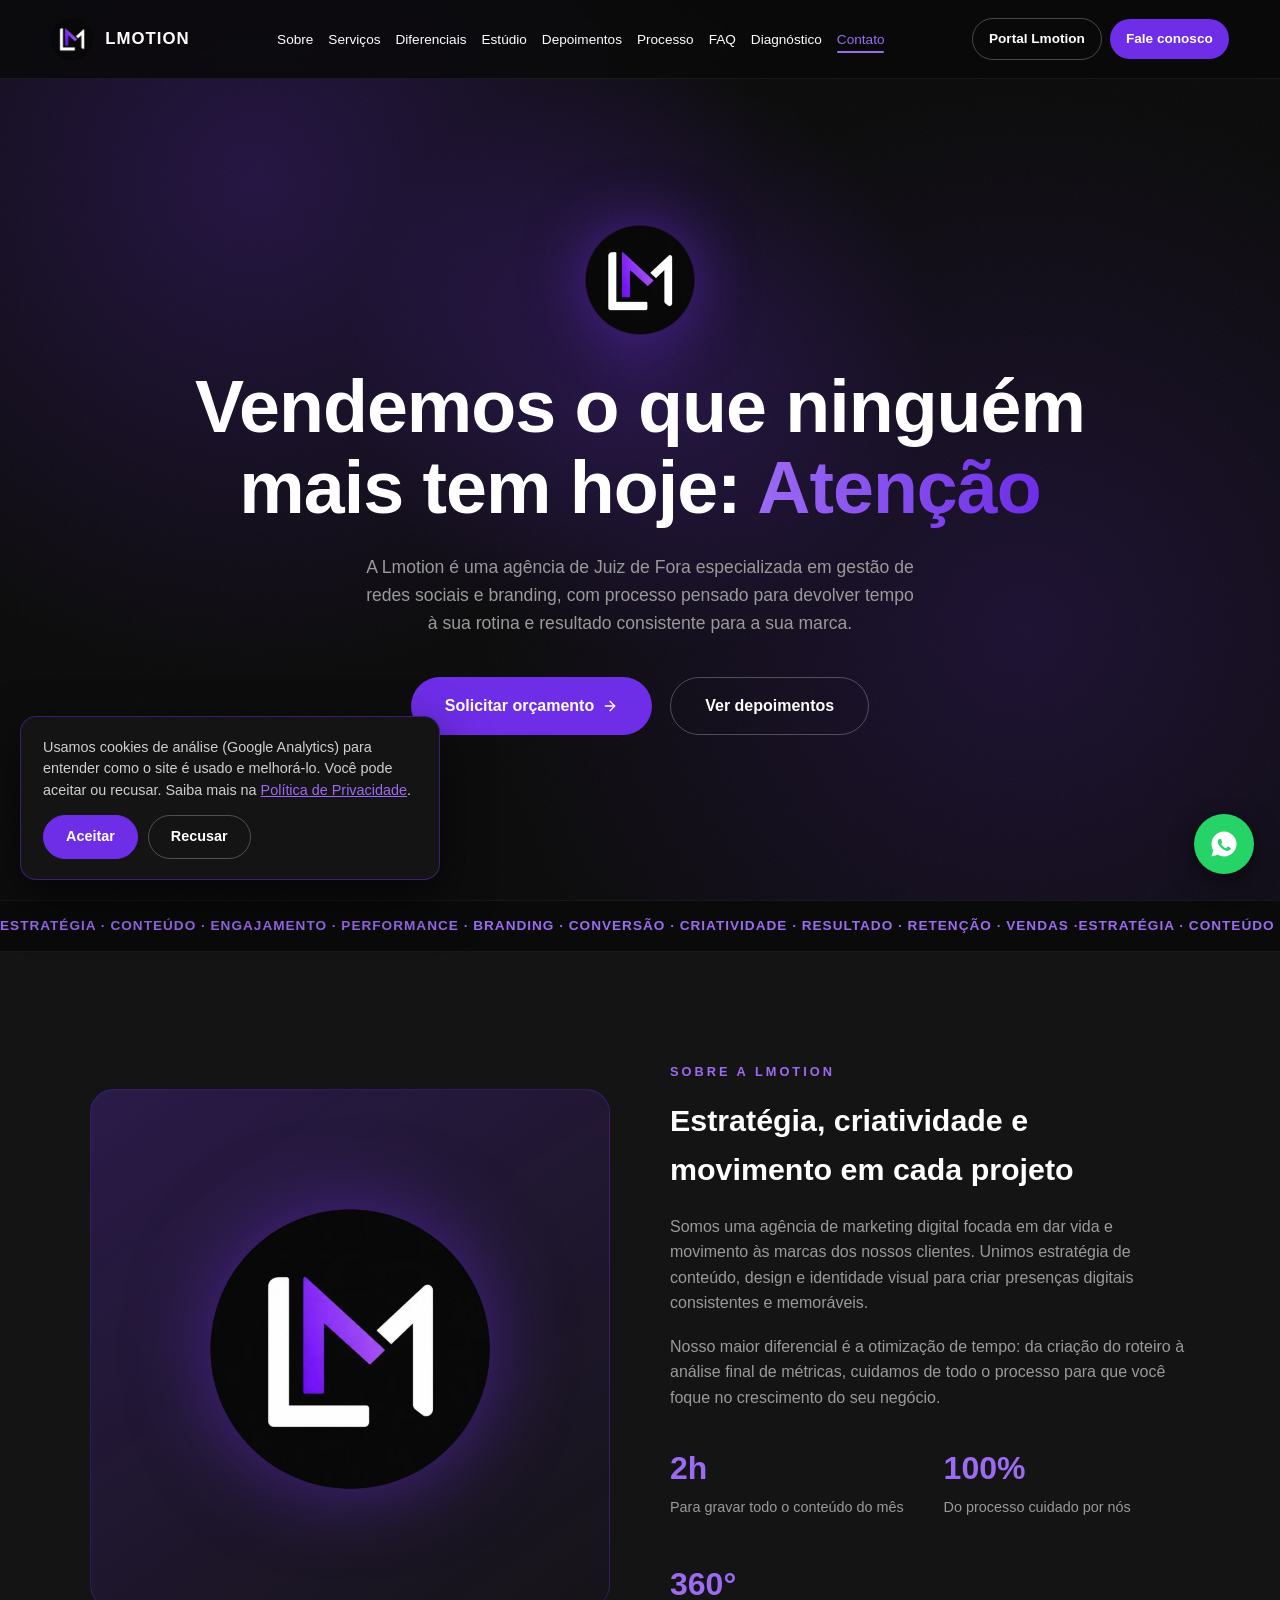
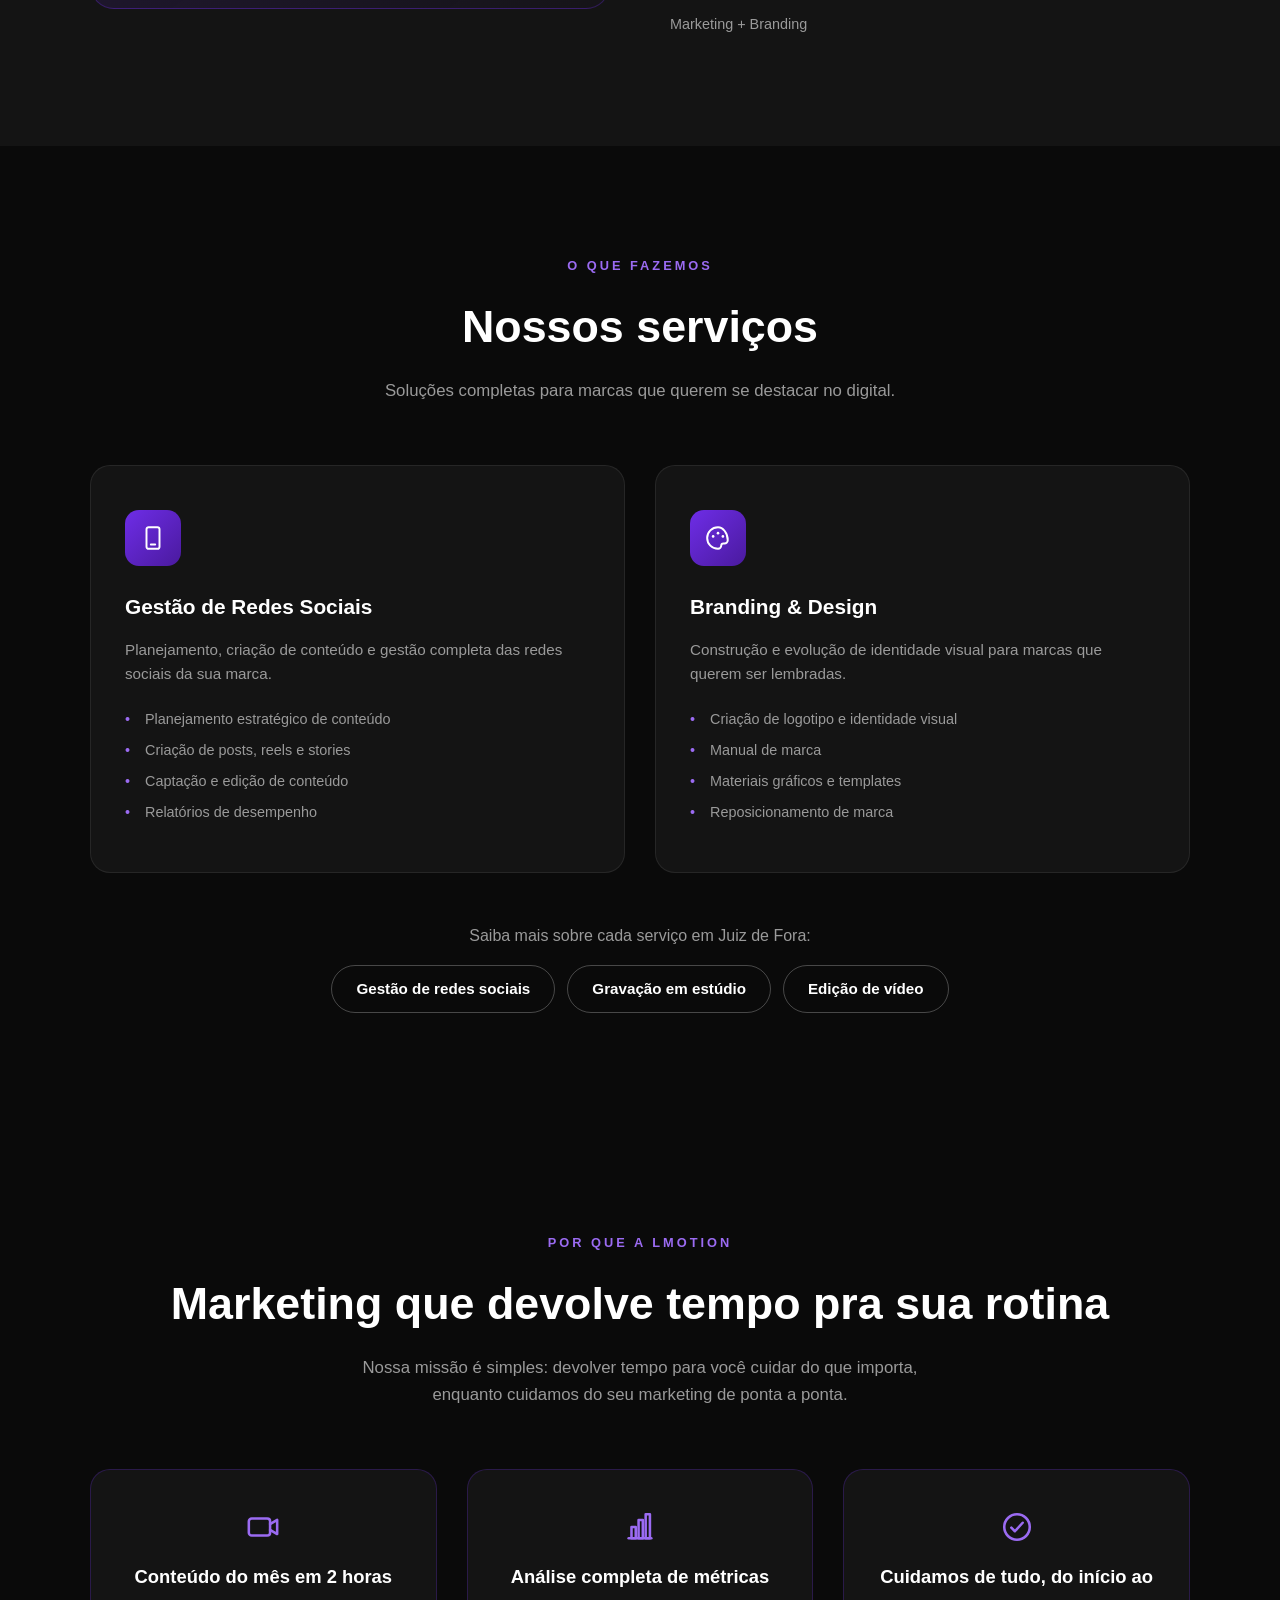
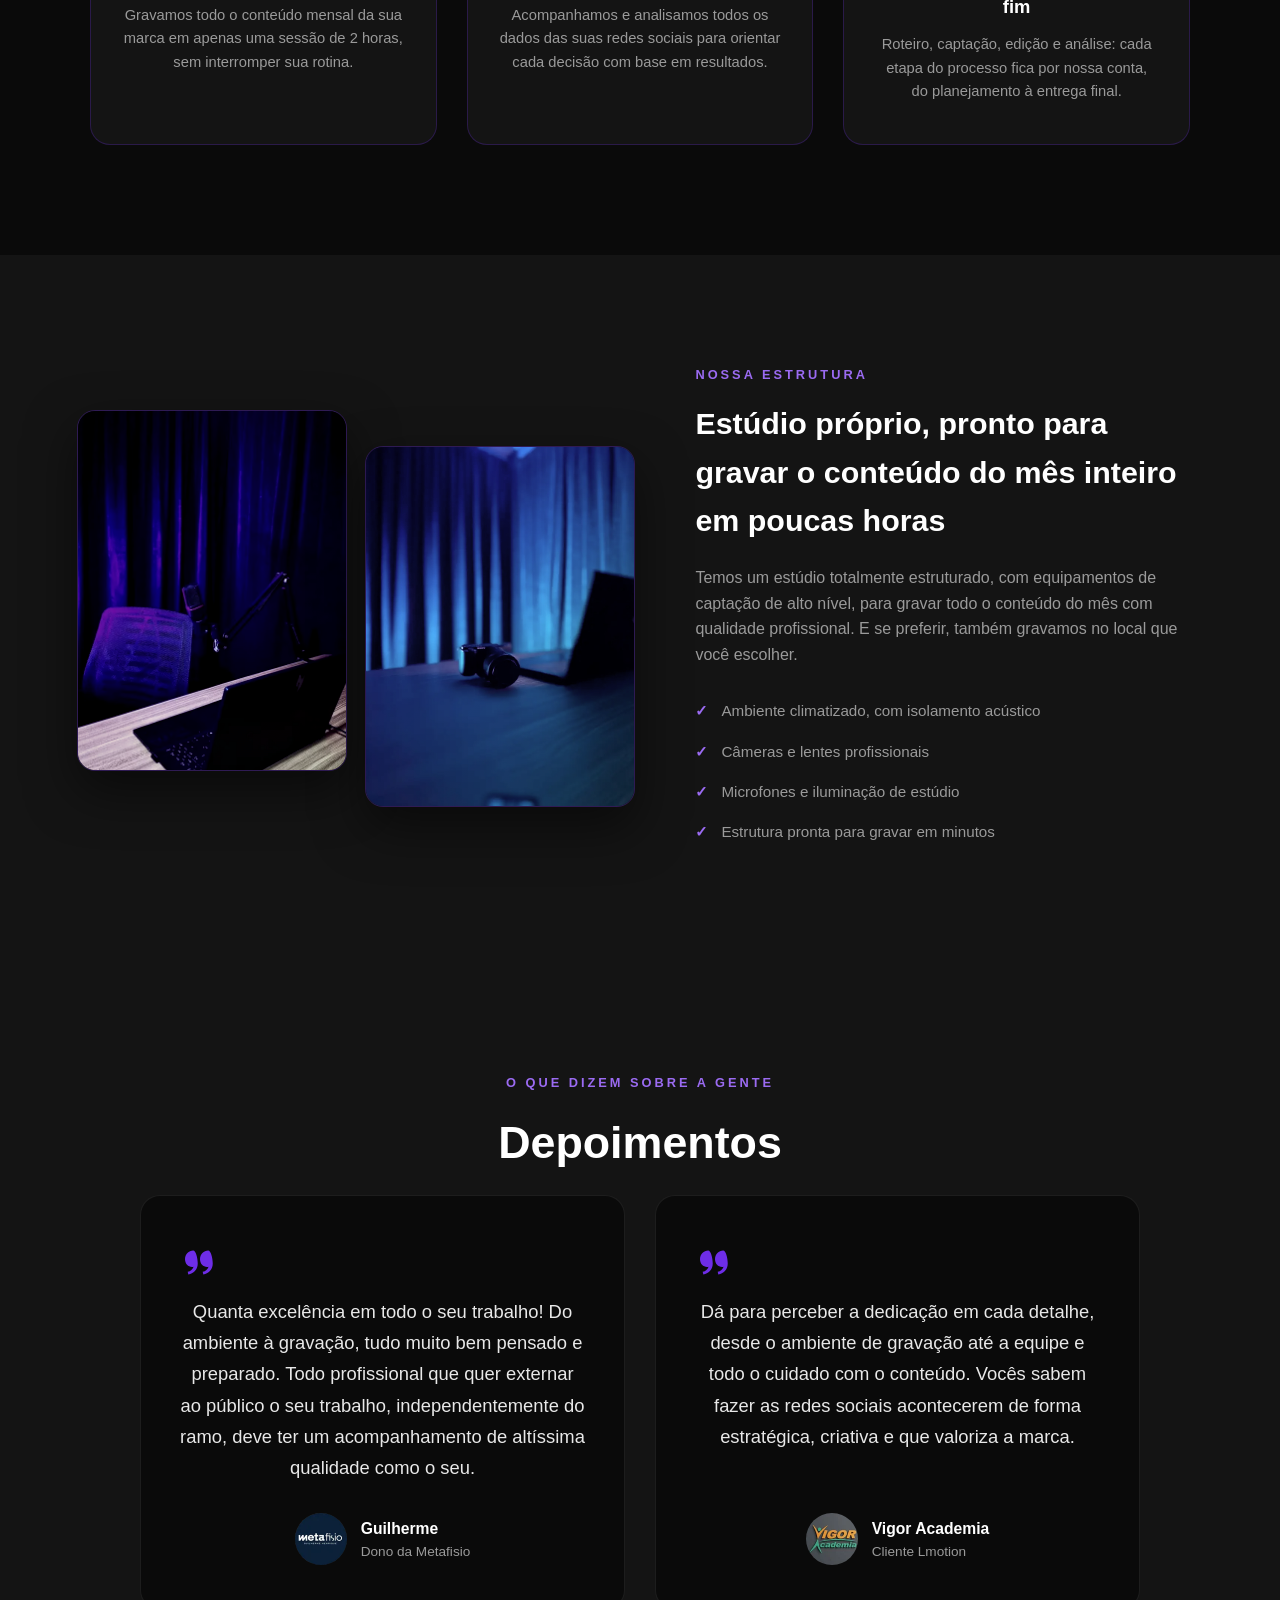
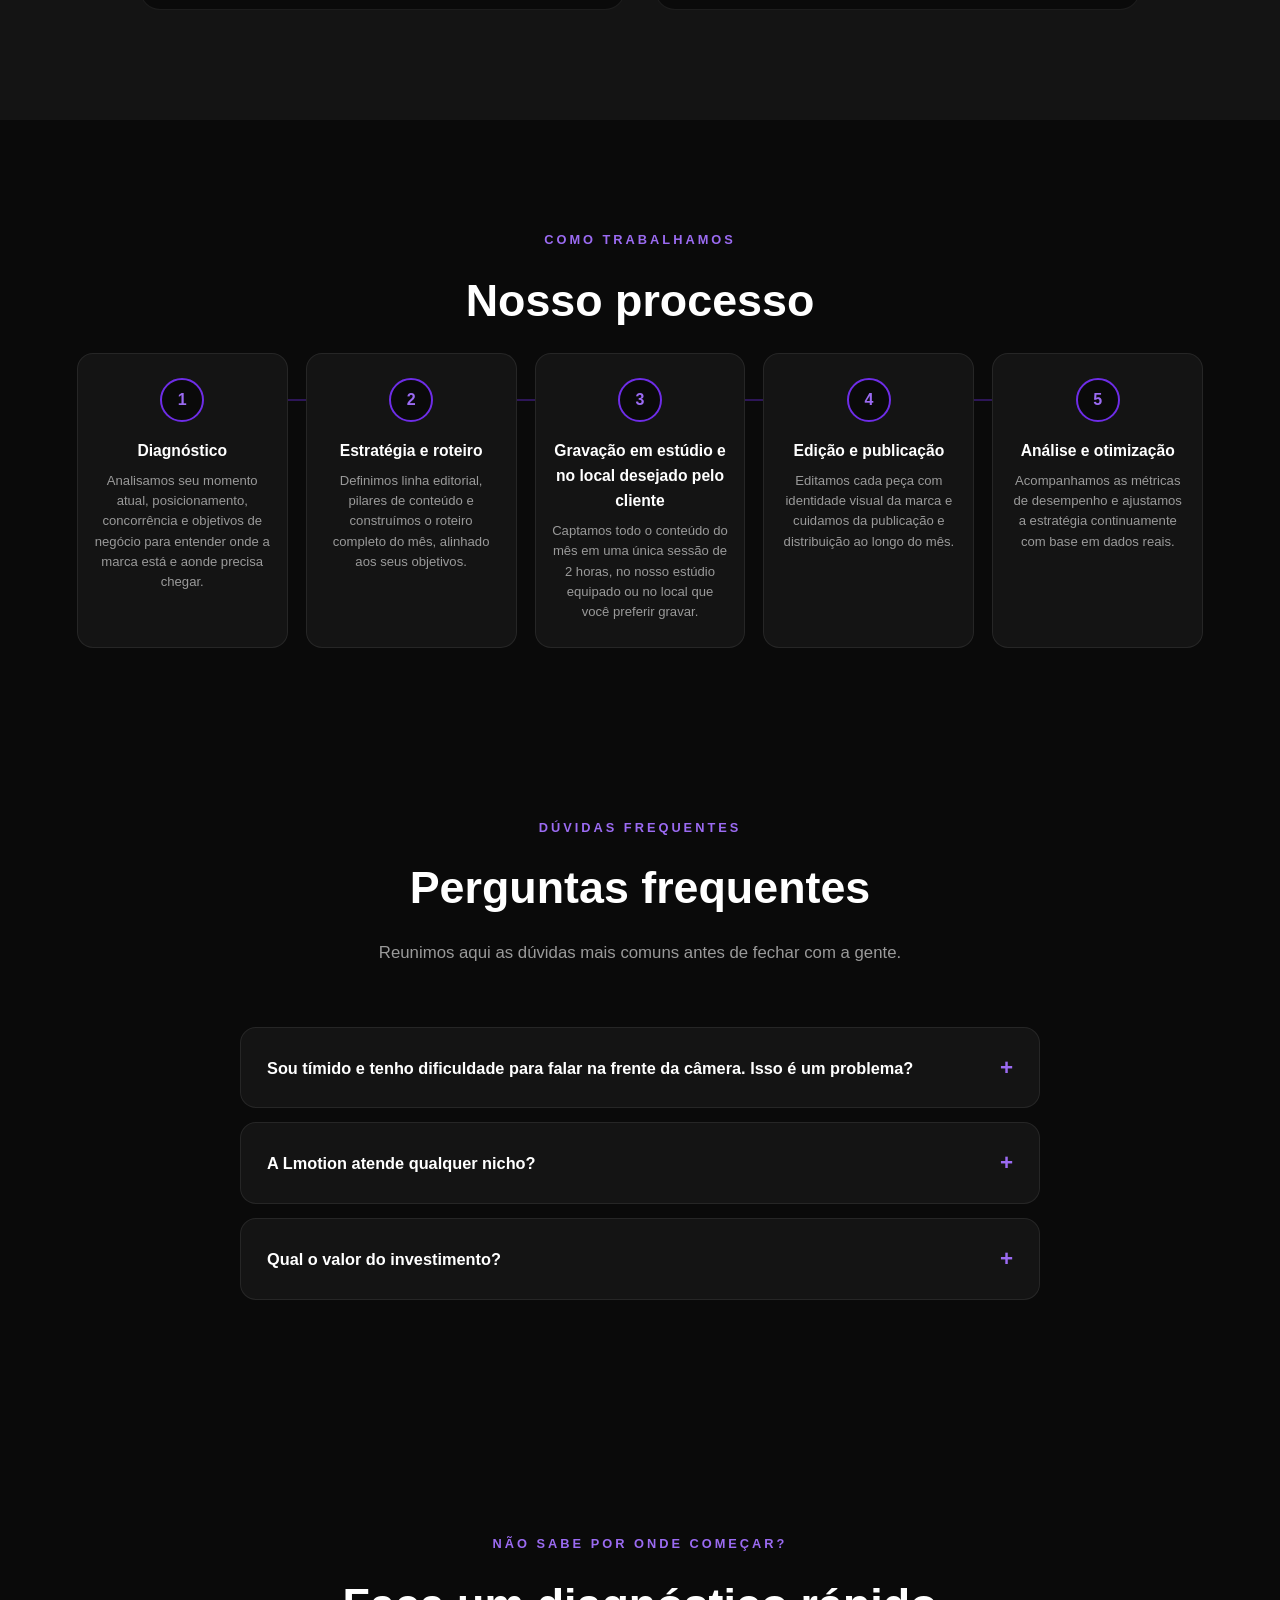
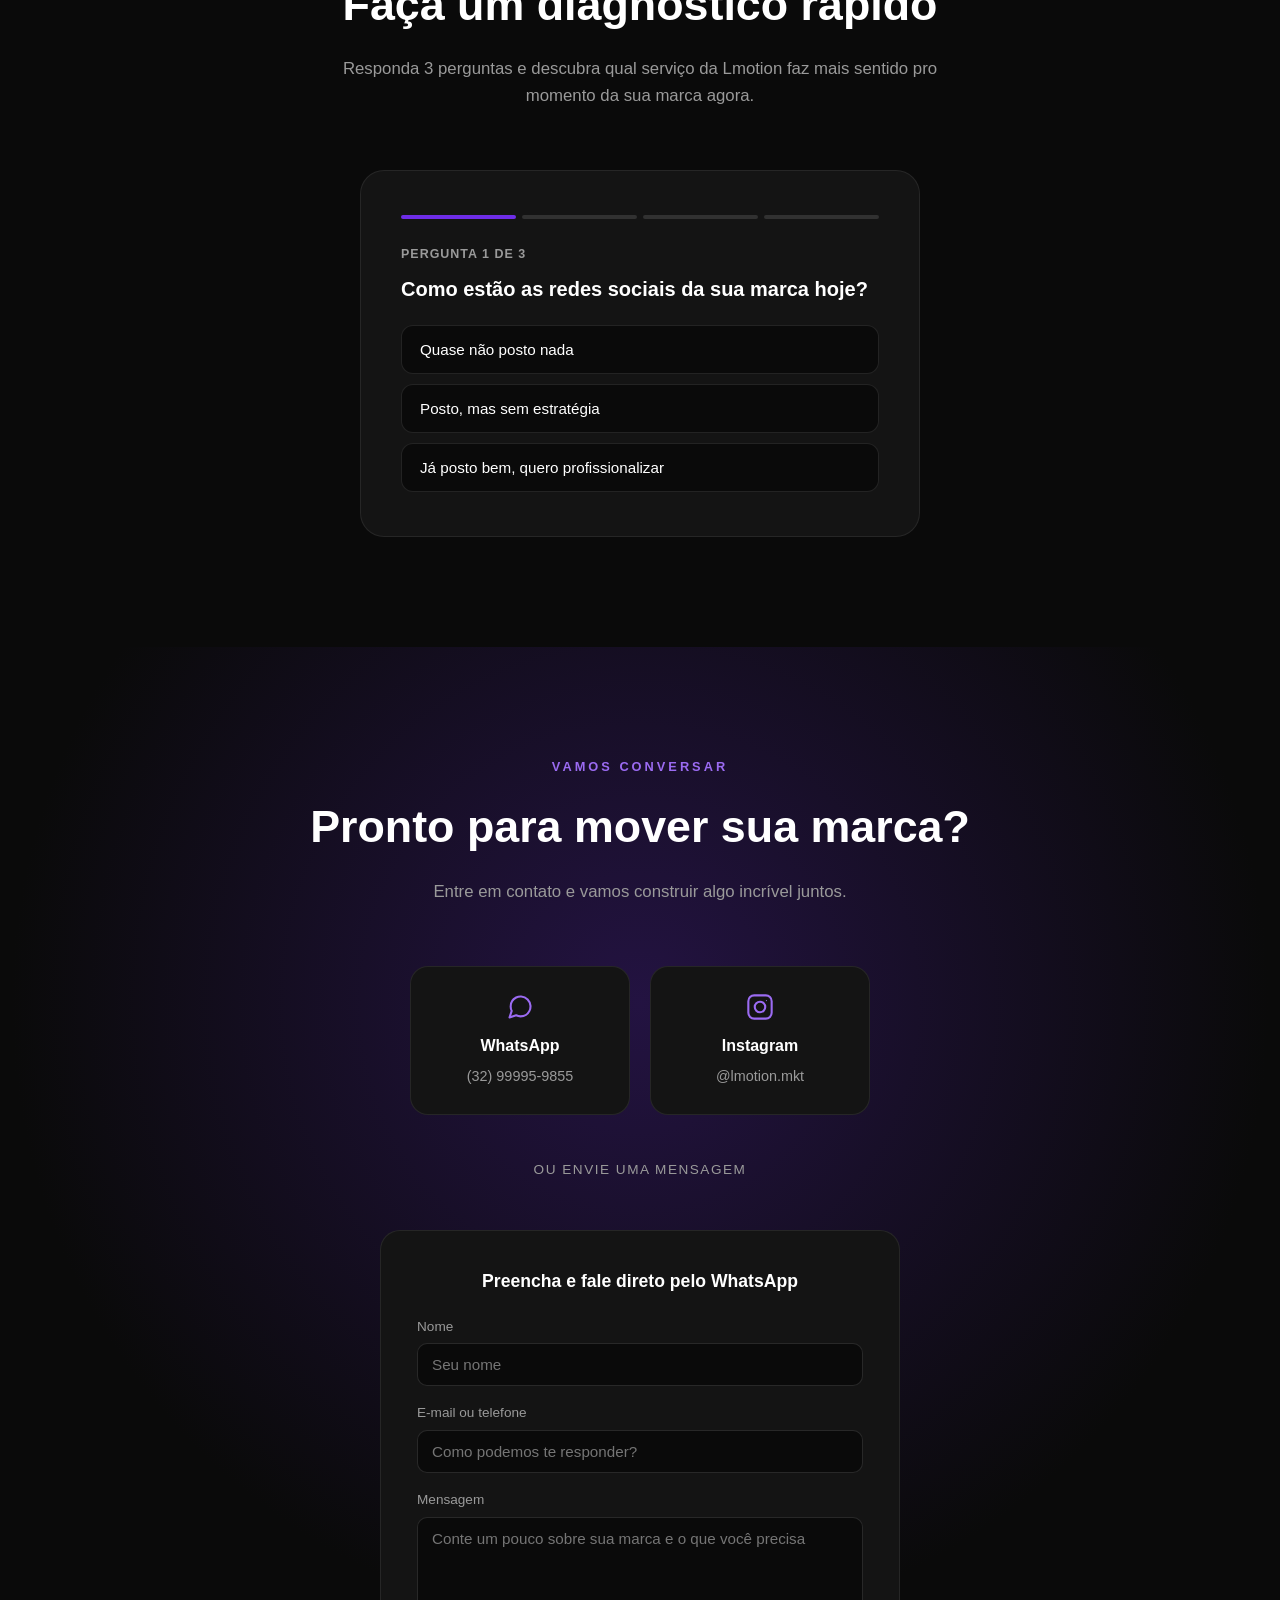
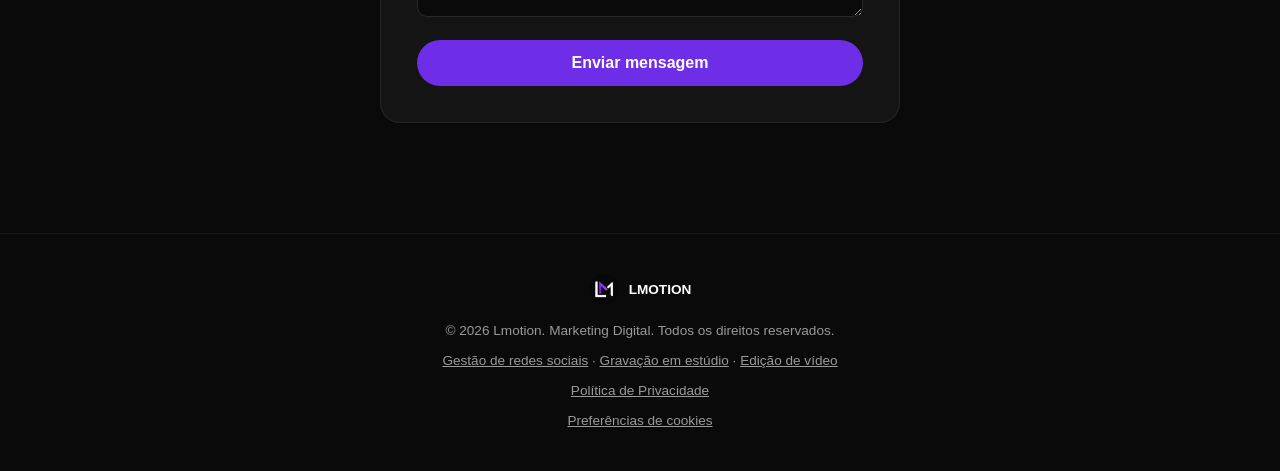
<file: index.html>
<!DOCTYPE html>
<html lang="pt-BR">
<head>
<meta charset="UTF-8">
<meta name="viewport" content="width=device-width, initial-scale=1.0">
<title>Lmotion | Agência de Marketing Digital em Juiz de Fora</title>
<meta name="description" content="Agência de marketing digital em Juiz de Fora. Gravamos o conteúdo do mês em 2 horas, com estúdio próprio, edição e análise de métricas.">
<link rel="canonical" href="https://lmotion.com.br/">
<meta property="og:title" content="Lmotion | Agência de Marketing Digital em Juiz de Fora">
<meta property="og:description" content="Gestão de redes sociais e branding com estúdio próprio em Juiz de Fora. Cuidamos de tudo por você, do início ao fim.">
<meta property="og:image" content="https://lmotion.com.br/assets/logo.png">
<meta property="og:type" content="website">
<meta property="og:url" content="https://lmotion.com.br/">
<meta property="og:locale" content="pt_BR">
<meta name="twitter:card" content="summary">
<link rel="icon" type="image/png" sizes="192x192" href="/assets/favicon-lmotion.png">
<link rel="shortcut icon" href="/favicon.ico">
<link rel="apple-touch-icon" href="/assets/favicon-lmotion.png">
<script type="application/ld+json">
{
  "@context": "https://schema.org",
  "@type": ["Organization", "ProfessionalService"],
  "@id": "https://lmotion.com.br/#organization",
  "name": "Lmotion",
  "image": "https://lmotion.com.br/assets/logo.png",
  "url": "https://lmotion.com.br/",
  "logo": "https://lmotion.com.br/assets/logo.png",
  "areaServed": { "@type": "City", "name": "Juiz de Fora" },
  "telephone": "+5532999959855",
  "contactPoint": {
    "@type": "ContactPoint",
    "telephone": "+5532999959855",
    "contactType": "customer service",
    "availableLanguage": "Portuguese",
    "areaServed": "BR"
  },
  "description": "Agência de marketing digital especializada em gestão de redes sociais e branding, com estúdio próprio para captação de conteúdo.",
  "address": {
    "@type": "PostalAddress",
    "addressLocality": "Juiz de Fora",
    "addressRegion": "MG",
    "addressCountry": "BR"
  },
  "sameAs": [
    "https://www.instagram.com/lmotion.mkt"
  ]
}
</script>
<script type="application/ld+json">
{
  "@context": "https://schema.org",
  "@type": "FAQPage",
  "mainEntity": [
    {
      "@type": "Question",
      "name": "Sou tímido e tenho dificuldade para falar na frente da câmera. Isso é um problema?",
      "acceptedAnswer": {
        "@type": "Answer",
        "text": "De jeito nenhum. Temos um método de gravação frase por frase que facilita bastante. E se você preferir nem aparecer no vídeo, também trabalhamos com conteúdo narrado. Essa decisão é conversada e definida junto com você já na etapa de diagnóstico."
      }
    },
    {
      "@type": "Question",
      "name": "A Lmotion atende qualquer nicho?",
      "acceptedAnswer": {
        "@type": "Answer",
        "text": "Sim. Já atendemos negócios de diferentes áreas, como fisioterapia, medicina, academias, professores e escolas. O que muda de um segmento para outro é o tipo de conteúdo produzido, não a nossa metodologia de trabalho."
      }
    },
    {
      "@type": "Question",
      "name": "Qual o valor do investimento?",
      "acceptedAnswer": {
        "@type": "Answer",
        "text": "O valor varia conforme o escopo: quais serviços entram (gestão de redes sociais, branding) e a quantidade de conteúdo. Por isso, antes de iniciar, fazemos uma reunião para entender suas demandas e necessidades e, só então, enviamos uma proposta personalizada para o seu negócio."
      }
    }
  ]
}
</script>
<script>
  window.dataLayer = window.dataLayer || [];
  function gtag(){dataLayer.push(arguments);}
  gtag('consent', 'default', {
    'ad_storage': 'denied', 'ad_user_data': 'denied', 'ad_personalization': 'denied',
    'analytics_storage': 'denied', 'wait_for_update': 500
  });
  try { if (localStorage.getItem('lm_cookies') === 'granted') gtag('consent', 'update', { 'analytics_storage': 'granted' }); } catch (e) {}
  gtag('js', new Date());
  gtag('config', 'G-QRKTV648YV');
</script>
<script async src="https://www.googletagmanager.com/gtag/js?id=G-QRKTV648YV"></script>
<link rel="stylesheet" href="/assets/site.css?v=3">
</head>
<body>

<header>
  <div class="logo-wrap">
    <img src="assets/logo-96.webp" alt="Lmotion logo" width="42" height="42">
    <span>LMOTION</span>
  </div>
  <nav>
    <ul>
      <li><a href="#sobre">Sobre</a></li>
      <li><a href="#servicos">Serviços</a></li>
      <li><a href="#diferenciais">Diferenciais</a></li>
      <li><a href="#estudio">Estúdio</a></li>
      <li><a href="#depoimentos">Depoimentos</a></li>
      <li><a href="#processo">Processo</a></li>
      <li><a href="#faq">FAQ</a></li>
      <li><a href="#diagnostico">Diagnóstico</a></li>
      <li><a href="#contato">Contato</a></li>
    </ul>
  </nav>
  <div class="nav-actions">
    <a href="/portal/" target="_blank" rel="noopener" class="nav-client">Portal Lmotion</a>
    <a href="https://wa.me/5532999959855" target="_blank" rel="noopener" class="nav-cta">Fale conosco</a>
  </div>
  <button class="menu-toggle" id="menuToggle" aria-label="Abrir menu">☰</button>
</header>

<div class="nav-overlay" id="navOverlay"></div>
<nav class="mobile-nav" id="mobileNav">
  <a href="#sobre">Sobre</a>
  <a href="#servicos">Serviços</a>
  <a href="#diferenciais">Diferenciais</a>
  <a href="#estudio">Estúdio</a>
  <a href="#depoimentos">Depoimentos</a>
  <a href="#processo">Processo</a>
  <a href="#faq">FAQ</a>
  <a href="#diagnostico">Diagnóstico</a>
  <a href="#contato">Contato</a>
  <a href="/portal/" target="_blank" rel="noopener" class="nav-client">Portal Lmotion</a>
  <a href="https://wa.me/5532999959855" target="_blank" rel="noopener" class="nav-cta">Fale conosco</a>
</nav>

<section class="hero">
  <div class="hero-spotlight" id="heroSpotlight"></div>
  <svg class="hero-grain" aria-hidden="true"><filter id="grainFilter"><feTurbulence type="fractalNoise" baseFrequency="0.85" numOctaves="2" stitchTiles="stitch"/></filter><rect width="100%" height="100%" filter="url(#grainFilter)"/></svg>
  <img src="assets/logo-220.webp" alt="Lmotion" class="hero-logo" width="110" height="110" fetchpriority="high">
  <h1>Vendemos o que ninguém mais tem hoje: <span>Atenção</span></h1>
  <p>A Lmotion é uma agência de Juiz de Fora especializada em gestão de redes sociais e branding, com processo pensado para devolver tempo à sua rotina e resultado consistente para a sua marca.</p>
  <div class="hero-btns">
    <a href="https://wa.me/5532999959855" target="_blank" rel="noopener" class="btn-primary">Solicitar orçamento<span class="btn-arrow"><svg width="16" height="16" viewBox="0 0 24 24" fill="none" stroke="currentColor" stroke-width="2" stroke-linecap="round" stroke-linejoin="round"><line x1="5" y1="12" x2="19" y2="12"/><polyline points="12 5 19 12 12 19"/></svg></span></a>
    <a href="#depoimentos" class="btn-secondary">Ver depoimentos</a>
  </div>
</section>

<div class="marquee-strip">
  <div class="marquee-track">
    <span>Estratégia · Conteúdo · Engajamento · Performance · Branding · Conversão · Criatividade · Resultado · Retenção · Vendas · </span>
    <span>Estratégia · Conteúdo · Engajamento · Performance · Branding · Conversão · Criatividade · Resultado · Retenção · Vendas · </span>
  </div>
</div>

<section class="about" id="sobre">
  <div class="about-grid">
    <div class="about-visual">
      <img src="assets/logo-512.webp" alt="Lmotion" width="512" height="512" loading="lazy">
    </div>
    <div class="about-text">
      <span class="section-tag" style="text-align:left;">Sobre a Lmotion</span>
      <h3>Estratégia, criatividade e movimento em cada projeto</h3>
      <p>Somos uma agência de marketing digital focada em dar vida e movimento às marcas dos nossos clientes. Unimos estratégia de conteúdo, design e identidade visual para criar presenças digitais consistentes e memoráveis.</p>
      <p>Nosso maior diferencial é a otimização de tempo: da criação do roteiro à análise final de métricas, cuidamos de todo o processo para que você foque no crescimento do seu negócio.</p>
      <div class="about-stats">
        <div class="stat">
          <h4 class="counter" data-target="2" data-suffix="h">0h</h4>
          <span>Para gravar todo o conteúdo do mês</span>
        </div>
        <div class="stat">
          <h4 class="counter" data-target="100" data-suffix="%">0%</h4>
          <span>Do processo cuidado por nós</span>
        </div>
        <div class="stat">
          <h4 class="counter" data-target="360" data-suffix="°">0°</h4>
          <span>Marketing + Branding</span>
        </div>
      </div>
    </div>
  </div>
</section>

<section id="servicos">
  <span class="section-tag">O que fazemos</span>
  <h2 class="section-title">Nossos serviços</h2>
  <p class="section-desc">Soluções completas para marcas que querem se destacar no digital.</p>
  <div class="services-grid">
    <div class="service-card">
      <div class="service-icon"><svg viewBox="0 0 24 24" fill="none" stroke="currentColor" stroke-width="1.8" stroke-linecap="round" stroke-linejoin="round"><rect x="6" y="2" width="12" height="20" rx="2"/><line x1="10" y1="18" x2="14" y2="18"/></svg></div>
      <h3>Gestão de Redes Sociais</h3>
      <p>Planejamento, criação de conteúdo e gestão completa das redes sociais da sua marca.</p>
      <ul>
        <li>Planejamento estratégico de conteúdo</li>
        <li>Criação de posts, reels e stories</li>
        <li>Captação e edição de conteúdo</li>
        <li>Relatórios de desempenho</li>
      </ul>
    </div>
    <div class="service-card">
      <div class="service-icon"><svg viewBox="0 0 24 24" fill="none" stroke="currentColor" stroke-width="1.8" stroke-linecap="round" stroke-linejoin="round"><path d="M12 2a10 10 0 1 0 0 20 3 3 0 0 0 3-3 2 2 0 0 1 2-2h1a3 3 0 0 0 3-3c0-6.6-4.5-12-9-12z"/><circle cx="7.5" cy="10.5" r="1.2" fill="currentColor" stroke="none"/><circle cx="12" cy="7.5" r="1.2" fill="currentColor" stroke="none"/><circle cx="16.5" cy="10.5" r="1.2" fill="currentColor" stroke="none"/></svg></div>
      <h3>Branding & Design</h3>
      <p>Construção e evolução de identidade visual para marcas que querem ser lembradas.</p>
      <ul>
        <li>Criação de logotipo e identidade visual</li>
        <li>Manual de marca</li>
        <li>Materiais gráficos e templates</li>
        <li>Reposicionamento de marca</li>
      </ul>
    </div>
  </div>
  <div class="svc-more">
    <p>Saiba mais sobre cada serviço em Juiz de Fora:</p>
    <div class="svc-more-links">
      <a href="/gestao-de-redes-sociais-juiz-de-fora.html">Gestão de redes sociais</a>
      <a href="/gravacao-de-conteudo-em-estudio-juiz-de-fora.html">Gravação em estúdio</a>
      <a href="/edicao-de-video-para-redes-sociais-juiz-de-fora.html">Edição de vídeo</a>
    </div>
  </div>
</section>

<section id="diferenciais">
  <span class="section-tag">Por que a Lmotion</span>
  <h2 class="section-title">Marketing que devolve tempo pra sua rotina</h2>
  <p class="section-desc">Nossa missão é simples: devolver tempo para você cuidar do que importa, enquanto cuidamos do seu marketing de ponta a ponta.</p>
  <div class="diff-grid">
    <div class="diff-card">
      <div class="diff-icon"><svg viewBox="0 0 24 24" fill="none" stroke="currentColor" stroke-width="1.8" stroke-linecap="round" stroke-linejoin="round"><rect x="2" y="6" width="15" height="12" rx="2"/><path d="M17 10l5-3v10l-5-3"/></svg></div>
      <h3>Conteúdo do mês em 2 horas</h3>
      <p>Gravamos todo o conteúdo mensal da sua marca em apenas uma sessão de 2 horas, sem interromper sua rotina.</p>
    </div>
    <div class="diff-card">
      <div class="diff-icon"><svg viewBox="0 0 24 24" fill="none" stroke="currentColor" stroke-width="1.8" stroke-linecap="round" stroke-linejoin="round"><line x1="4" y1="20" x2="20" y2="20"/><rect x="6" y="12" width="3" height="8"/><rect x="11" y="7" width="3" height="13"/><rect x="16" y="3" width="3" height="17"/></svg></div>
      <h3>Análise completa de métricas</h3>
      <p>Acompanhamos e analisamos todos os dados das suas redes sociais para orientar cada decisão com base em resultados.</p>
    </div>
    <div class="diff-card">
      <div class="diff-icon"><svg viewBox="0 0 24 24" fill="none" stroke="currentColor" stroke-width="1.8" stroke-linecap="round" stroke-linejoin="round"><circle cx="12" cy="12" r="9"/><path d="M8 12.5l2.5 2.5L16 9"/></svg></div>
      <h3>Cuidamos de tudo, do início ao fim</h3>
      <p>Roteiro, captação, edição e análise: cada etapa do processo fica por nossa conta, do planejamento à entrega final.</p>
    </div>
  </div>
</section>

<section class="studio" id="estudio">
  <div class="studio-wrap">
    <div class="studio-gallery">
      <div class="photo-frame"><img src="assets/studio1.webp" alt="Estúdio de gravação Lmotion" width="540" height="960" loading="lazy"></div>
      <div class="photo-frame"><img src="assets/studio2.webp" alt="Equipamento de captação Lmotion" width="720" height="959" loading="lazy"></div>
    </div>
    <div class="studio-text">
      <span class="section-tag">Nossa estrutura</span>
      <h3>Estúdio próprio, pronto para gravar o conteúdo do mês inteiro em poucas horas</h3>
      <p>Temos um estúdio totalmente estruturado, com equipamentos de captação de alto nível, para gravar todo o conteúdo do mês com qualidade profissional. E se preferir, também gravamos no local que você escolher.</p>
      <ul class="studio-list">
        <li>Ambiente climatizado, com isolamento acústico</li>
        <li>Câmeras e lentes profissionais</li>
        <li>Microfones e iluminação de estúdio</li>
        <li>Estrutura pronta para gravar em minutos</li>
      </ul>
    </div>
  </div>
</section>

<section class="testimonials" id="depoimentos">
  <span class="section-tag">O que dizem sobre a gente</span>
  <h2 class="section-title">Depoimentos</h2>
  <div class="testimonials-grid">
    <div class="testimonial-card">
      <svg class="testimonial-quote" width="36" height="36" viewBox="0 0 24 24" fill="currentColor"><path d="M9.5 7C6.5 7 4 9.5 4 12.9c0 3 2.1 5.1 4.7 5.1.4 0 .8-.1 1-.2-.5 1.7-2 3-3.9 3.4l.4 1.8c3.4-.6 6.3-3.4 6.3-7.4C12.5 11.8 11.1 7 9.5 7zm10 0c-3 0-5.5 2.5-5.5 5.9 0 3 2.1 5.1 4.7 5.1.4 0 .8-.1 1-.2-.5 1.7-2 3-3.9 3.4l.4 1.8c3.4-.6 6.3-3.4 6.3-7.4C22.5 11.8 21.1 7 19.5 7z"/></svg>
      <p class="testimonial-text">Quanta excelência em todo o seu trabalho! Do ambiente à gravação, tudo muito bem pensado e preparado. Todo profissional que quer externar ao público o seu trabalho, independentemente do ramo, deve ter um acompanhamento de altíssima qualidade como o seu.</p>
      <div class="testimonial-author">
        <img src="assets/metafisio-104.webp" alt="Metafisio" width="52" height="52" loading="lazy">
        <div>
          <div class="testimonial-name">Guilherme</div>
          <div class="testimonial-role">Dono da Metafisio</div>
        </div>
      </div>
    </div>
    <div class="testimonial-card">
      <svg class="testimonial-quote" width="36" height="36" viewBox="0 0 24 24" fill="currentColor"><path d="M9.5 7C6.5 7 4 9.5 4 12.9c0 3 2.1 5.1 4.7 5.1.4 0 .8-.1 1-.2-.5 1.7-2 3-3.9 3.4l.4 1.8c3.4-.6 6.3-3.4 6.3-7.4C12.5 11.8 11.1 7 9.5 7zm10 0c-3 0-5.5 2.5-5.5 5.9 0 3 2.1 5.1 4.7 5.1.4 0 .8-.1 1-.2-.5 1.7-2 3-3.9 3.4l.4 1.8c3.4-.6 6.3-3.4 6.3-7.4C22.5 11.8 21.1 7 19.5 7z"/></svg>
      <p class="testimonial-text">Dá para perceber a dedicação em cada detalhe, desde o ambiente de gravação até a equipe e todo o cuidado com o conteúdo. Vocês sabem fazer as redes sociais acontecerem de forma estratégica, criativa e que valoriza a marca.</p>
      <div class="testimonial-author">
        <img src="assets/vigor-104.webp" alt="Vigor Academia" width="52" height="52" loading="lazy">
        <div>
          <div class="testimonial-name">Vigor Academia</div>
          <div class="testimonial-role">Cliente Lmotion</div>
        </div>
      </div>
    </div>
  </div>
</section>

<section id="processo">
  <span class="section-tag">Como trabalhamos</span>
  <h2 class="section-title">Nosso processo</h2>
  <div class="process-grid">
    <div class="process-step">
      <div class="num">1</div>
      <h4>Diagnóstico</h4>
      <p>Analisamos seu momento atual, posicionamento, concorrência e objetivos de negócio para entender onde a marca está e aonde precisa chegar.</p>
    </div>
    <div class="process-step">
      <div class="num">2</div>
      <h4>Estratégia e roteiro</h4>
      <p>Definimos linha editorial, pilares de conteúdo e construímos o roteiro completo do mês, alinhado aos seus objetivos.</p>
    </div>
    <div class="process-step">
      <div class="num">3</div>
      <h4>Gravação em estúdio e no local desejado pelo cliente</h4>
      <p>Captamos todo o conteúdo do mês em uma única sessão de 2 horas, no nosso estúdio equipado ou no local que você preferir gravar.</p>
    </div>
    <div class="process-step">
      <div class="num">4</div>
      <h4>Edição e publicação</h4>
      <p>Editamos cada peça com identidade visual da marca e cuidamos da publicação e distribuição ao longo do mês.</p>
    </div>
    <div class="process-step">
      <div class="num">5</div>
      <h4>Análise e otimização</h4>
      <p>Acompanhamos as métricas de desempenho e ajustamos a estratégia continuamente com base em dados reais.</p>
    </div>
  </div>
</section>

<section id="faq">
  <span class="section-tag">Dúvidas frequentes</span>
  <h2 class="section-title">Perguntas frequentes</h2>
  <p class="section-desc">Reunimos aqui as dúvidas mais comuns antes de fechar com a gente.</p>
  <div class="faq-wrap">
    <details class="faq-item">
      <summary>Sou tímido e tenho dificuldade para falar na frente da câmera. Isso é um problema?</summary>
      <p>De jeito nenhum. Temos um método de gravação frase por frase que facilita bastante. E se você preferir nem aparecer no vídeo, também trabalhamos com conteúdo narrado. Essa decisão é conversada e definida junto com você já na etapa de diagnóstico.</p>
    </details>
    <details class="faq-item">
      <summary>A Lmotion atende qualquer nicho?</summary>
      <p>Sim. Já atendemos negócios de diferentes áreas, como fisioterapia, medicina, academias, professores e escolas. O que muda de um segmento para outro é o tipo de conteúdo produzido, não a nossa metodologia de trabalho.</p>
    </details>
    <details class="faq-item">
      <summary>Qual o valor do investimento?</summary>
      <p>O valor varia conforme o escopo: quais serviços entram (gestão de redes sociais, branding) e a quantidade de conteúdo. Por isso, antes de iniciar, fazemos uma reunião para entender suas demandas e necessidades e, só então, enviamos uma proposta personalizada para o seu negócio.</p>
    </details>
  </div>
</section>

<section id="diagnostico">
  <span class="section-tag">Não sabe por onde começar?</span>
  <h2 class="section-title">Faça um diagnóstico rápido</h2>
  <p class="section-desc">Responda 3 perguntas e descubra qual serviço da Lmotion faz mais sentido pro momento da sua marca agora.</p>
  <div class="diag-card">
    <div class="diag-steps" id="diagSteps"></div>
    <div id="diagBody"></div>
  </div>
</section>

<section class="contact" id="contato">
  <span class="section-tag">Vamos conversar</span>
  <h2 class="section-title">Pronto para mover sua marca?</h2>
  <p class="section-desc">Entre em contato e vamos construir algo incrível juntos.</p>
  <div class="contact-buttons">
    <a href="https://wa.me/5532999959855" target="_blank" rel="noopener" class="contact-card">
      <div class="c-icon"><svg viewBox="0 0 24 24" fill="none" stroke="currentColor" stroke-width="1.8" stroke-linecap="round" stroke-linejoin="round"><path d="M21 11.5a8.38 8.38 0 0 1-.9 3.8 8.5 8.5 0 0 1-7.6 4.7 8.38 8.38 0 0 1-3.8-.9L3 21l1.9-5.7a8.38 8.38 0 0 1-.9-3.8 8.5 8.5 0 0 1 4.7-7.6 8.38 8.38 0 0 1 3.8-.9h.5a8.48 8.48 0 0 1 8 8v.5z"/></svg></div>
      <h4>WhatsApp</h4>
      <p>(32) 99995-9855</p>
    </a>
    <a href="https://www.instagram.com/lmotion.mkt?igsh=cm9wYnVlcHVvZmwy&utm_source=qr" target="_blank" rel="noopener" class="contact-card">
      <div class="c-icon"><svg viewBox="0 0 24 24" fill="none" stroke="currentColor" stroke-width="1.8" stroke-linecap="round" stroke-linejoin="round"><rect x="2" y="2" width="20" height="20" rx="5"/><circle cx="12" cy="12" r="4.5"/><circle cx="17.5" cy="6.5" r="0.5" fill="currentColor" stroke="none"/></svg></div>
      <h4>Instagram</h4>
      <p>@lmotion.mkt</p>
    </a>
  </div>

  <p class="form-divider">ou envie uma mensagem</p>
  <form class="contact-form reveal" id="contactForm">
    <h4>Preencha e fale direto pelo WhatsApp</h4>
    <div class="form-group">
      <label for="c-name">Nome</label>
      <input type="text" id="c-name" required placeholder="Seu nome">
    </div>
    <div class="form-group">
      <label for="c-contact">E-mail ou telefone</label>
      <input type="text" id="c-contact" required placeholder="Como podemos te responder?">
    </div>
    <div class="form-group">
      <label for="c-message">Mensagem</label>
      <textarea id="c-message" required placeholder="Conte um pouco sobre sua marca e o que você precisa"></textarea>
    </div>
    <button type="submit">Enviar mensagem</button>
  </form>
</section>

<footer>
  <div class="f-logo">
    <img src="assets/logo-96.webp" alt="Lmotion" width="30" height="30" loading="lazy">
    <span>LMOTION</span>
  </div>
  <p>&copy; 2026 Lmotion. Marketing Digital. Todos os direitos reservados.</p>
  <p style="margin-top:8px;"><a href="/gestao-de-redes-sociais-juiz-de-fora.html" style="color:var(--gray);text-decoration:underline;">Gestão de redes sociais</a> · <a href="/gravacao-de-conteudo-em-estudio-juiz-de-fora.html" style="color:var(--gray);text-decoration:underline;">Gravação em estúdio</a> · <a href="/edicao-de-video-para-redes-sociais-juiz-de-fora.html" style="color:var(--gray);text-decoration:underline;">Edição de vídeo</a></p>
  <p style="margin-top:8px;"><a href="privacidade.html" style="color:var(--gray);text-decoration:underline;">Política de Privacidade</a></p>
</footer>

<a href="https://wa.me/5532999959855" target="_blank" rel="noopener" class="float-whatsapp" aria-label="Falar no WhatsApp">
  <svg viewBox="0 0 24 24" fill="#fff"><path d="M12 2C6.48 2 2 6.48 2 12c0 1.85.5 3.58 1.36 5.07L2 22l5.06-1.33A9.94 9.94 0 0012 22c5.52 0 10-4.48 10-10S17.52 2 12 2zm5.2 14.2c-.22.62-1.28 1.18-1.77 1.25-.45.07-.98.1-1.58-.1-.36-.12-.83-.28-1.43-.55-2.52-1.09-4.16-3.63-4.29-3.8-.13-.17-1.03-1.37-1.03-2.61 0-1.24.65-1.85.88-2.1.23-.25.5-.31.67-.31.17 0 .34 0 .49.01.16.01.37-.06.58.44.22.53.74 1.83.8 1.96.06.13.1.28.02.45-.08.17-.13.27-.25.42-.13.15-.27.33-.38.44-.13.13-.26.27-.11.53.15.26.67 1.1 1.43 1.79.98.88 1.81 1.15 2.07 1.28.26.13.41.11.56-.07.15-.18.65-.76.82-1.02.17-.26.34-.22.57-.13.23.09 1.47.69 1.72.82.25.13.42.19.48.3.06.11.06.62-.16 1.24z"/></svg>
</a>

<script>
  // Scroll reveal
  document.querySelectorAll('section, .contact-form').forEach(el => el.classList.add('reveal'));
  const observer = new IntersectionObserver((entries) => {
    entries.forEach(entry => {
      if (entry.isIntersecting) {
        entry.target.classList.add('is-visible');
        observer.unobserve(entry.target);
      }
    });
  }, { threshold: 0.12 });
  document.querySelectorAll('.reveal').forEach(el => observer.observe(el));

  // Active menu indicator
  const navLinks = document.querySelectorAll('nav a[href^="#"]');
  const sections = Array.from(navLinks).map(link => document.querySelector(link.getAttribute('href'))).filter(Boolean);
  const spy = new IntersectionObserver((entries) => {
    entries.forEach(entry => {
      const id = '#' + entry.target.id;
      const link = document.querySelector('nav a[href="' + id + '"]');
      if (!link) return;
      if (entry.isIntersecting) {
        navLinks.forEach(l => l.classList.remove('active'));
        link.classList.add('active');
      }
    });
  }, { rootMargin: '-45% 0px -45% 0px' });
  sections.forEach(sec => spy.observe(sec));

  // Mobile menu
  const menuToggle = document.getElementById('menuToggle');
  const mobileNav = document.getElementById('mobileNav');
  const navOverlay = document.getElementById('navOverlay');
  function closeMobileNav() {
    mobileNav.classList.remove('open');
    navOverlay.classList.remove('open');
  }
  if (menuToggle) {
    menuToggle.addEventListener('click', () => {
      mobileNav.classList.toggle('open');
      navOverlay.classList.toggle('open');
    });
  }
  if (navOverlay) navOverlay.addEventListener('click', closeMobileNav);
  document.querySelectorAll('.mobile-nav a').forEach(a => a.addEventListener('click', closeMobileNav));

  // Hero spotlight
  const hero = document.querySelector('.hero');
  const spotlight = document.getElementById('heroSpotlight');
  if (hero && spotlight) {
    hero.addEventListener('mousemove', (e) => {
      const r = hero.getBoundingClientRect();
      const x = ((e.clientX - r.left) / r.width * 100).toFixed(0);
      const y = ((e.clientY - r.top) / r.height * 100).toFixed(0);
      spotlight.style.background = `radial-gradient(circle 420px at ${x}% ${y}%, rgba(110,45,231,0.25), transparent 70%)`;
    });
  }

  // Animated counters
  const counters = document.querySelectorAll('.counter');
  const counterObserver = new IntersectionObserver((entries) => {
    entries.forEach(entry => {
      if (entry.isIntersecting) {
        const el = entry.target;
        const target = parseInt(el.getAttribute('data-target'));
        const suffix = el.getAttribute('data-suffix') || '';
        let current = 0;
        const step = Math.max(1, Math.round(target / 30));
        const timer = setInterval(() => {
          current += step;
          if (current >= target) { current = target; clearInterval(timer); }
          el.textContent = current + suffix;
        }, 30);
        counterObserver.unobserve(el);
      }
    });
  }, { threshold: 0.5 });
  counters.forEach(el => counterObserver.observe(el));

  // Contact form -> WhatsApp
  const form = document.getElementById('contactForm');
  if (form) {
    form.addEventListener('submit', function(e) {
      e.preventDefault();
      const name = document.getElementById('c-name').value.trim();
      const contact = document.getElementById('c-contact').value.trim();
      const message = document.getElementById('c-message').value.trim();
      const text = `Olá! Meu nome é ${name} (${contact}). ${message}`;
      if (typeof gtag === 'function') gtag('event', 'generate_lead', { method: 'formulario_contato' });
      window.open('https://wa.me/5532999959855?text=' + encodeURIComponent(text), '_blank');
    });
  }

  // Rastreamento de cliques em links do WhatsApp (inclui os gerados dinamicamente, como o do diagnóstico)
  document.addEventListener('click', function(e) {
    const link = e.target.closest('a[href*="wa.me"]');
    if (link && typeof gtag === 'function') {
      gtag('event', 'contato_whatsapp', { link_texto: (link.textContent || '').trim().slice(0, 50) });
    }
  });

  // Diagnóstico rápido
  (function() {
    const stepsBox = document.getElementById('diagSteps');
    const body = document.getElementById('diagBody');
    if (!stepsBox || !body) return;
    const NL = String.fromCharCode(10);

    const perguntas = [
      {
        titulo: "Como estão as redes sociais da sua marca hoje?",
        opcoes: [
          { texto: "Quase não posto nada", nivel: "inicio" },
          { texto: "Posto, mas sem estratégia", nivel: "meio" },
          { texto: "Já posto bem, quero profissionalizar", nivel: "avancado" }
        ]
      },
      {
        titulo: "Sua marca já tem identidade visual definida (logo, cores, etc)?",
        opcoes: [
          { texto: "Não, ainda não tenho nada definido", identidade: "nenhuma" },
          { texto: "Tenho algo, mas está desatualizado", identidade: "desatualizada" },
          { texto: "Sim, já tenho uma identidade forte", identidade: "forte" }
        ]
      },
      {
        titulo: "Você já grava conteúdo (vídeos e fotos) ou precisa que a gente grave?",
        opcoes: [
          { texto: "Preciso que gravem tudo pra mim", producao: "total" },
          { texto: "Tenho algum material, mas falta constância", producao: "parcial" },
          { texto: "Já gravo, só falta estratégia e edição", producao: "tem" }
        ]
      }
    ];
    let respostas = [];
    let passo = 0;

    function renderSteps() {
      stepsBox.innerHTML = '';
      const total = perguntas.length + 1;
      for (let i = 0; i < total; i++) {
        const d = document.createElement('div');
        d.className = 'diag-step-dot' + (i <= passo ? ' done' : '');
        stepsBox.appendChild(d);
      }
    }

    function renderPergunta() {
      renderSteps();
      const p = perguntas[passo];
      let html = `<div class="diag-qlabel">Pergunta ${passo + 1} de ${perguntas.length}</div>`;
      html += `<div class="diag-qtitle">${p.titulo}</div>`;
      html += '<div class="diag-opts">';
      p.opcoes.forEach((o, idx) => {
        html += `<button type="button" class="diag-opt" data-idx="${idx}">${o.texto}</button>`;
      });
      html += '</div>';
      body.innerHTML = html;
      body.querySelectorAll('.diag-opt').forEach(btn => {
        btn.addEventListener('click', () => {
          const idx = parseInt(btn.getAttribute('data-idx'));
          respostas.push({ resposta: p.opcoes[idx].texto, opcao: p.opcoes[idx] });
          passo++;
          if (passo < perguntas.length) { renderPergunta(); } else { renderResultado(); }
        });
      });
    }

    function renderResultado() {
      renderSteps();
      if (typeof gtag === 'function') gtag('event', 'diagnostico_concluido');

      const nivel = (respostas[0] && respostas[0].opcao.nivel) || "meio";
      const identidade = (respostas[1] && respostas[1].opcao.identidade) || "forte";

      const servico = "Gestão de Redes Sociais + Vídeos Virais";
      const icone = "&#128200;";

      let blurb;
      if (nivel === "inicio") {
        blurb = "Sua marca ainda não está sendo vista. A Lmotion assume a produção e a estratégia, cuidando da gravação, edição e publicação constante, pensada pra gerar alcance de verdade.";
      } else if (nivel === "avancado") {
        blurb = "Sua base já é boa. Agora é hora de profissionalizar a produção e escalar o alcance com uma estratégia de vídeos pensada pra viralizar.";
      } else {
        blurb = "Você já posta, mas sem uma estratégia por trás isso não vira alcance de verdade. A Lmotion assume a produção e a direção de conteúdo, pensando cada vídeo pra gerar alcance, viralização e reconhecimento pra sua marca.";
      }
      if (identidade === "nenhuma") {
        blurb += " Como sua marca ainda não tem uma identidade visual definida, a gente também cuida disso dentro do processo, criando logo, cores e um padrão visual pra sua marca ficar reconhecível.";
      } else if (identidade === "desatualizada") {
        blurb += " Como sua identidade visual está desatualizada, a gente também atualiza isso dentro do processo, pra sua marca ficar com uma cara mais atual e consistente.";
      }
      blurb += " Enquanto isso não acontece, você provavelmente está deixando de aparecer pra gente que nunca ouviu falar do seu negócio, perdendo espaço pra concorrentes que postam com mais constância e não construindo a confiabilidade que transforma seguidor em cliente.";

      const resumo = respostas.map(r => "• " + r.resposta).join(NL);
      const msg = "Olá! Fiz o diagnóstico rápido no site da Lmotion e me recomendaram " + servico + "." + NL + NL + "Minhas respostas:" + NL + resumo + NL + NL + "Quero saber mais.";
      const link = "https://wa.me/5532999959855?text=" + encodeURIComponent(msg);

      let html = '<div class="diag-result">';
      html += `<div class="diag-result-icon">${icone}</div>`;
      html += '<div class="diag-result-tag">Recomendado pra você</div>';
      html += `<div class="diag-result-titulo">${servico}</div>`;
      html += `<p class="diag-result-blurb">${blurb}</p>`;
      html += '<div class="diag-bars">';
      html += '<div class="diag-bars-label">O que a consistência pode mudar</div>';
      html += '<div class="diag-bar-row"><div class="diag-bar-row-head"><span class="diag-bar-name">Engajamento sem estratégia</span><span class="diag-bar-val">1x</span></div><div class="diag-bar-track"><div class="diag-bar-fill low"></div></div></div>';
      html += '<div class="diag-bar-row"><div class="diag-bar-row-head"><span class="diag-bar-name active">Engajamento com estratégia consistente</span><span class="diag-bar-val active">5x</span></div><div class="diag-bar-track"><div class="diag-bar-fill high"></div></div></div>';
      html += '<div class="diag-bars-translate">Na prática, isso significa mais gente vendo, curtindo e compartilhando cada vídeo, ou seja, mais gente conhecendo sua marca sem você precisar gastar com anúncio.</div>';
      html += '<div class="diag-bars-note">Fonte: Buffer, análise de mais de 100 mil contas. Referência de mercado, não é garantia de resultado pra sua marca.</div>';
      html += '</div>';
      html += `<a href="${link}" target="_blank" rel="noopener" class="diag-result-btn">Falar no WhatsApp com esse contexto</a>`;
      html += '</div>';
      body.innerHTML = html;
    }

    renderPergunta();
  })();
</script>

<script src="/assets/consent.js" defer></script>
</body>
</html>
</file>
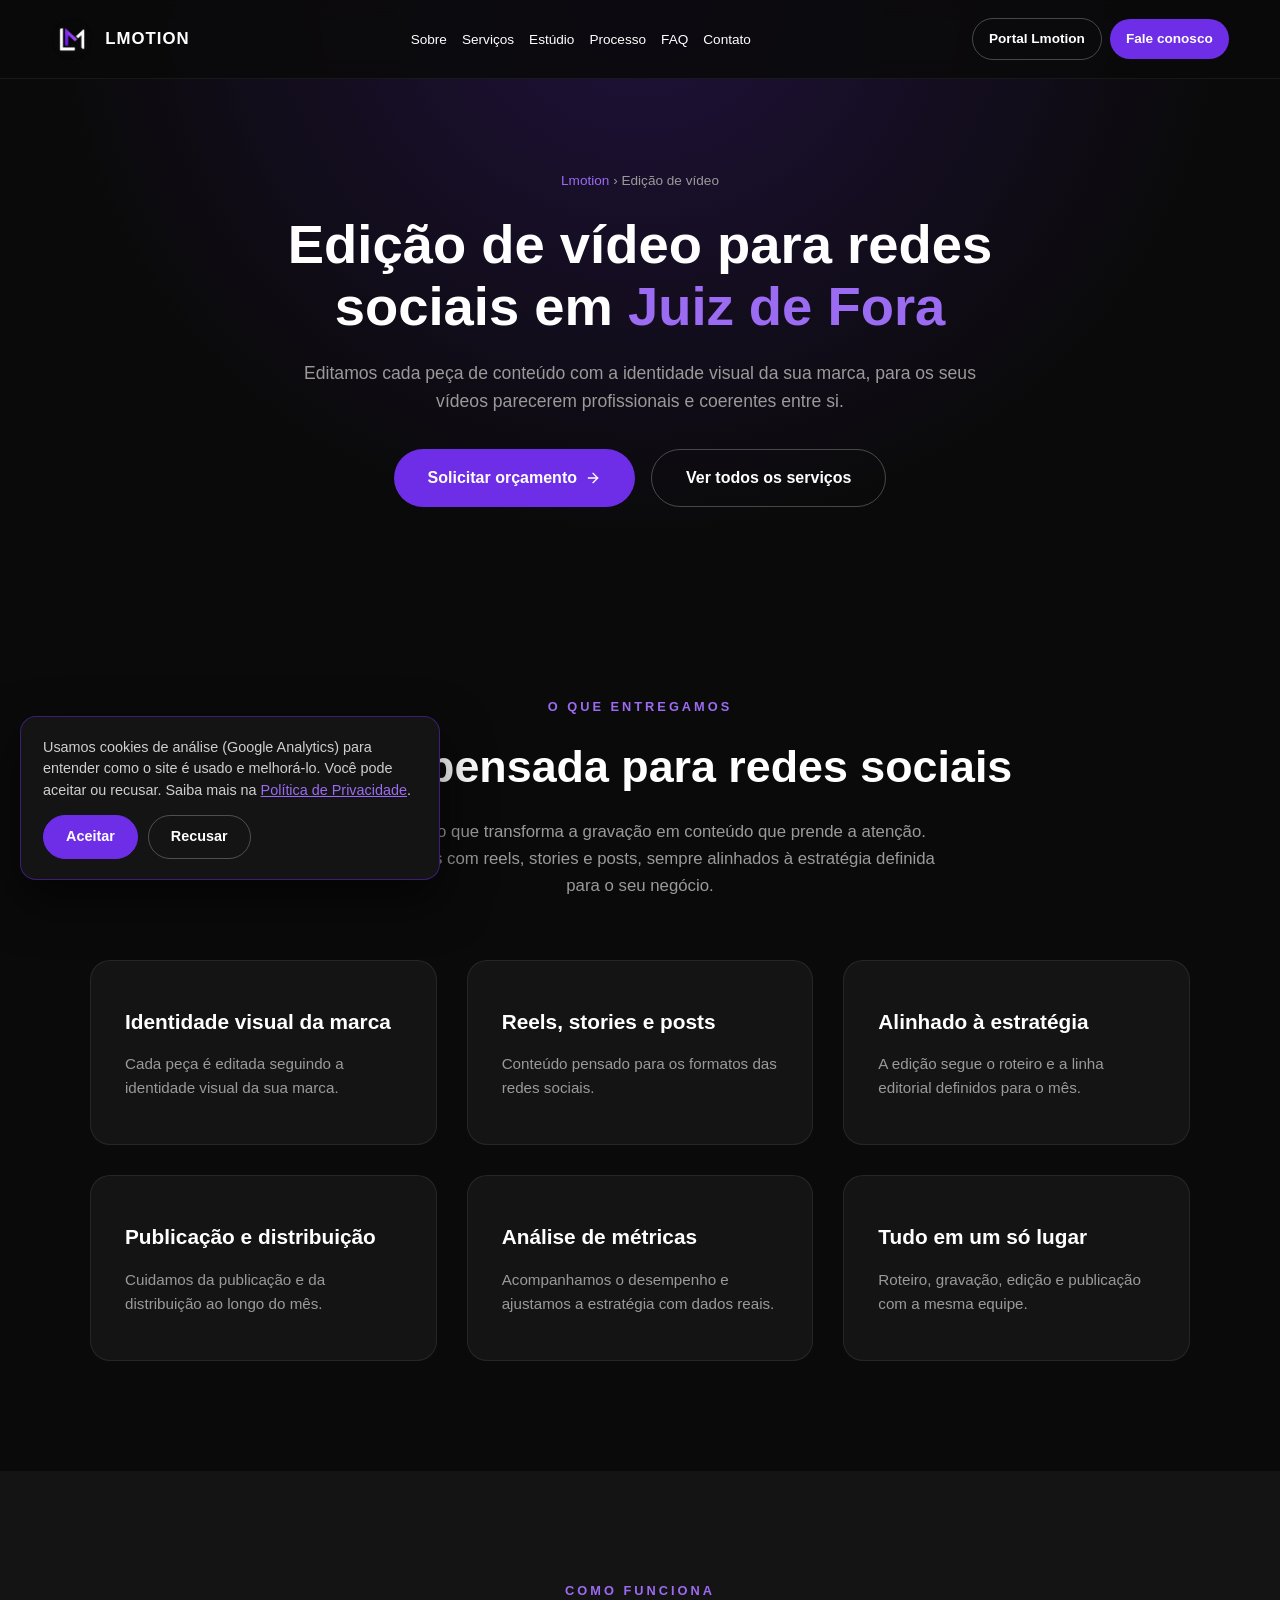
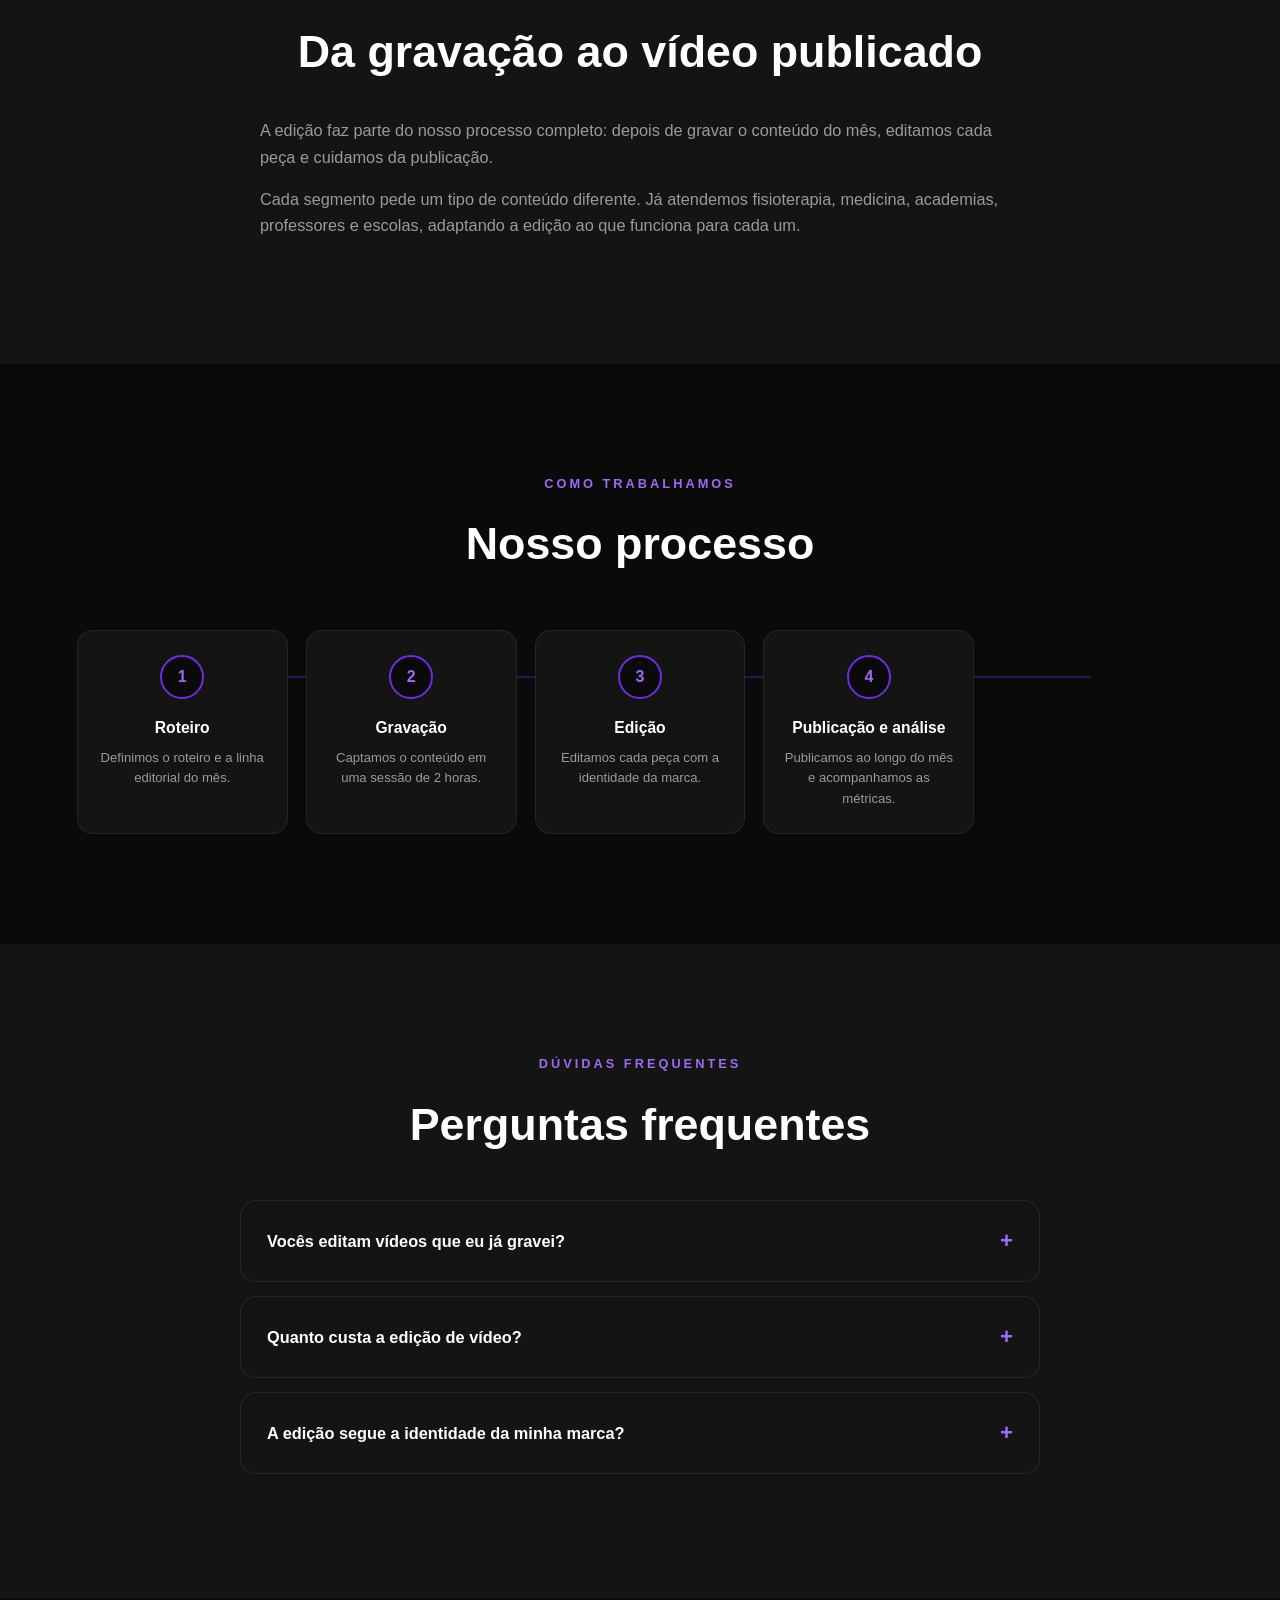
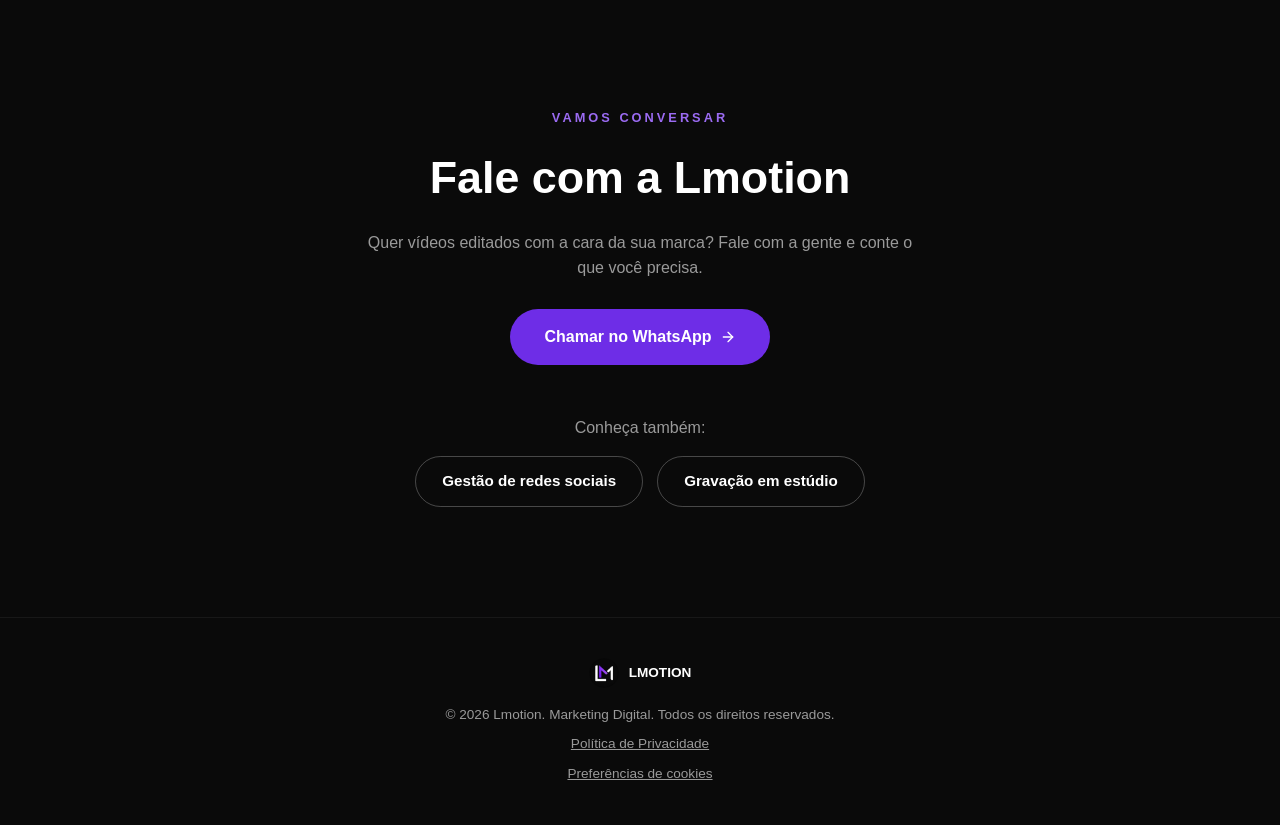
<file: edicao-de-video-para-redes-sociais-juiz-de-fora.html>
<!DOCTYPE html>
<html lang="pt-BR">
<head>
<meta charset="UTF-8">
<meta name="viewport" content="width=device-width, initial-scale=1.0">
<title>Edição de Vídeo para Redes Sociais em Juiz de Fora | Lmotion</title>
<meta name="description" content="Edição de vídeo para redes sociais em Juiz de Fora: reels, stories e posts editados com a identidade da sua marca, com publicação e análise de métricas.">
<link rel="canonical" href="https://lmotion.com.br/edicao-de-video-para-redes-sociais-juiz-de-fora.html">
<meta property="og:title" content="Edição de Vídeo para Redes Sociais em Juiz de Fora | Lmotion">
<meta property="og:description" content="Edição de vídeo para redes sociais em Juiz de Fora: reels, stories e posts editados com a identidade da sua marca, com publicação e análise de métricas.">
<meta property="og:image" content="https://lmotion.com.br/assets/logo.png">
<meta property="og:type" content="website">
<meta property="og:url" content="https://lmotion.com.br/edicao-de-video-para-redes-sociais-juiz-de-fora.html">
<meta property="og:locale" content="pt_BR">
<meta name="twitter:card" content="summary">
<link rel="icon" type="image/png" sizes="192x192" href="/assets/favicon-lmotion.png">
<link rel="shortcut icon" href="/favicon.ico">
<link rel="apple-touch-icon" href="/assets/favicon-lmotion.png">
<script type="application/ld+json">
{
  "@context": "https://schema.org",
  "@type": "Service",
  "name": "Edição de vídeo para redes sociais",
  "serviceType": "Edição de vídeo para redes sociais",
  "url": "https://lmotion.com.br/edicao-de-video-para-redes-sociais-juiz-de-fora.html",
  "description": "Edição de vídeo para redes sociais em Juiz de Fora: reels, stories e posts editados com a identidade da sua marca, com publicação e análise de métricas.",
  "areaServed": {
    "@type": "City",
    "name": "Juiz de Fora"
  },
  "provider": {
    "@type": "ProfessionalService",
    "name": "Lmotion",
    "url": "https://lmotion.com.br/",
    "telephone": "+5532999959855"
  }
}
</script>
<script type="application/ld+json">
{
  "@context": "https://schema.org",
  "@type": "FAQPage",
  "mainEntity": [
    {
      "@type": "Question",
      "name": "Vocês editam vídeos que eu já gravei?",
      "acceptedAnswer": {
        "@type": "Answer",
        "text": "Nosso processo é completo, do roteiro à publicação. Se você tem material próprio, fale com a gente na reunião inicial para avaliarmos o que faz sentido no seu caso."
      }
    },
    {
      "@type": "Question",
      "name": "Quanto custa a edição de vídeo?",
      "acceptedAnswer": {
        "@type": "Answer",
        "text": "O valor varia conforme o escopo e a quantidade de conteúdo. Antes de iniciar, fazemos uma reunião para entender suas demandas e, só então, enviamos uma proposta personalizada."
      }
    },
    {
      "@type": "Question",
      "name": "A edição segue a identidade da minha marca?",
      "acceptedAnswer": {
        "@type": "Answer",
        "text": "Sim. Cada peça é editada com a identidade visual da marca."
      }
    }
  ]
}
</script>
<script type="application/ld+json">
{
  "@context": "https://schema.org",
  "@type": "BreadcrumbList",
  "itemListElement": [
    {
      "@type": "ListItem",
      "position": 1,
      "name": "Lmotion",
      "item": "https://lmotion.com.br/"
    },
    {
      "@type": "ListItem",
      "position": 2,
      "name": "Edição de vídeo",
      "item": "https://lmotion.com.br/edicao-de-video-para-redes-sociais-juiz-de-fora.html"
    }
  ]
}
</script>
<script>
  window.dataLayer = window.dataLayer || [];
  function gtag(){dataLayer.push(arguments);}
  gtag('consent', 'default', {
    'ad_storage': 'denied', 'ad_user_data': 'denied', 'ad_personalization': 'denied',
    'analytics_storage': 'denied', 'wait_for_update': 500
  });
  try { if (localStorage.getItem('lm_cookies') === 'granted') gtag('consent', 'update', { 'analytics_storage': 'granted' }); } catch (e) {}
  gtag('js', new Date());
  gtag('config', 'G-QRKTV648YV');
</script>
<script async src="https://www.googletagmanager.com/gtag/js?id=G-QRKTV648YV"></script>
<link rel="stylesheet" href="/assets/site.css?v=3">



</head>
<body>

<header>
  <a href="/" class="logo-wrap" style="color:inherit">
    <img src="/assets/logo-96.webp" alt="Lmotion logo" width="38" height="38">
    <span>LMOTION</span>
  </a>
  <nav>
    <ul><li><a href="/#sobre">Sobre</a></li><li><a href="/#servicos">Serviços</a></li><li><a href="/#estudio">Estúdio</a></li><li><a href="/#processo">Processo</a></li><li><a href="/#faq">FAQ</a></li><li><a href="/#contato">Contato</a></li></ul>
  </nav>
  <div class="nav-actions">
    <a href="/portal/" target="_blank" rel="noopener" class="nav-client">Portal Lmotion</a>
    <a href="https://wa.me/5532999959855" target="_blank" rel="noopener" class="nav-cta">Fale conosco</a>
  </div>
  <button class="menu-toggle" id="menuToggle" aria-label="Abrir menu">☰</button>
</header>

<div class="nav-overlay" id="navOverlay"></div>
<nav class="mobile-nav" id="mobileNav">
  <a href="/#sobre">Sobre</a><a href="/#servicos">Serviços</a><a href="/#estudio">Estúdio</a><a href="/#processo">Processo</a><a href="/#faq">FAQ</a><a href="/#contato">Contato</a>
  <a href="/portal/" target="_blank" rel="noopener" class="nav-client">Portal Lmotion</a>
  <a href="https://wa.me/5532999959855" target="_blank" rel="noopener" class="nav-cta">Fale conosco</a>
</nav>

<main>
<section class="svc-hero">
  <div class="crumbs"><a href="/">Lmotion</a> &rsaquo; Edição de vídeo</div>
  <h1>Edição de vídeo para redes sociais em <span>Juiz de Fora</span></h1>
  <p class="lead">Editamos cada peça de conteúdo com a identidade visual da sua marca, para os seus vídeos parecerem profissionais e coerentes entre si.</p>
  <div class="hero-btns" style="display:flex;gap:16px;justify-content:center;flex-wrap:wrap;">
    <a href="https://wa.me/5532999959855" target="_blank" rel="noopener" class="btn-primary">Solicitar orçamento<span class="btn-arrow"><svg width="16" height="16" viewBox="0 0 24 24" fill="none" stroke="currentColor" stroke-width="2" stroke-linecap="round" stroke-linejoin="round"><line x1="5" y1="12" x2="19" y2="12"/><polyline points="12 5 19 12 12 19"/></svg></span></a>
    <a href="/#servicos" class="btn-secondary">Ver todos os serviços</a>
  </div>
</section>

<section>
  <span class="section-tag">O que entregamos</span>
  <h2 class="section-title">Edição pensada para redes sociais</h2>
  <p class="section-desc">A edição é o que transforma a gravação em conteúdo que prende a atenção. Trabalhamos com reels, stories e posts, sempre alinhados à estratégia definida para o seu negócio.</p>
  <div class="services-grid"><div class="service-card"><h3>Identidade visual da marca</h3><p style="margin-bottom:0">Cada peça é editada seguindo a identidade visual da sua marca.</p></div><div class="service-card"><h3>Reels, stories e posts</h3><p style="margin-bottom:0">Conteúdo pensado para os formatos das redes sociais.</p></div><div class="service-card"><h3>Alinhado à estratégia</h3><p style="margin-bottom:0">A edição segue o roteiro e a linha editorial definidos para o mês.</p></div><div class="service-card"><h3>Publicação e distribuição</h3><p style="margin-bottom:0">Cuidamos da publicação e da distribuição ao longo do mês.</p></div><div class="service-card"><h3>Análise de métricas</h3><p style="margin-bottom:0">Acompanhamos o desempenho e ajustamos a estratégia com dados reais.</p></div><div class="service-card"><h3>Tudo em um só lugar</h3><p style="margin-bottom:0">Roteiro, gravação, edição e publicação com a mesma equipe.</p></div></div>
  
</section>

<section class="svc-alt">
  <span class="section-tag">Como funciona</span>
  <h2 class="section-title">Da gravação ao vídeo publicado</h2>
  <div class="svc-text" style="margin-top:30px"><p>A edição faz parte do nosso processo completo: depois de gravar o conteúdo do mês, editamos cada peça e cuidamos da publicação.</p><p>Cada segmento pede um tipo de conteúdo diferente. Já atendemos fisioterapia, medicina, academias, professores e escolas, adaptando a edição ao que funciona para cada um.</p></div>
</section>

<section>
  <span class="section-tag">Como trabalhamos</span>
  <h2 class="section-title">Nosso processo</h2>
  <div class="process-grid" style="margin-top:50px"><div class="process-step"><div class="num">1</div><h4>Roteiro</h4><p>Definimos o roteiro e a linha editorial do mês.</p></div><div class="process-step"><div class="num">2</div><h4>Gravação</h4><p>Captamos o conteúdo em uma sessão de 2 horas.</p></div><div class="process-step"><div class="num">3</div><h4>Edição</h4><p>Editamos cada peça com a identidade da marca.</p></div><div class="process-step"><div class="num">4</div><h4>Publicação e análise</h4><p>Publicamos ao longo do mês e acompanhamos as métricas.</p></div></div>
</section>

<section class="svc-alt" id="faq">
  <span class="section-tag">Dúvidas frequentes</span>
  <h2 class="section-title">Perguntas frequentes</h2>
  <div class="faq-wrap" style="margin-top:40px"><details class="faq-item"><summary>Vocês editam vídeos que eu já gravei?</summary><p>Nosso processo é completo, do roteiro à publicação. Se você tem material próprio, fale com a gente na reunião inicial para avaliarmos o que faz sentido no seu caso.</p></details><details class="faq-item"><summary>Quanto custa a edição de vídeo?</summary><p>O valor varia conforme o escopo e a quantidade de conteúdo. Antes de iniciar, fazemos uma reunião para entender suas demandas e, só então, enviamos uma proposta personalizada.</p></details><details class="faq-item"><summary>A edição segue a identidade da minha marca?</summary><p>Sim. Cada peça é editada com a identidade visual da marca.</p></details></div>
</section>

<section class="svc-cta">
  <span class="section-tag">Vamos conversar</span>
  <h2 class="section-title">Fale com a Lmotion</h2>
  <p>Quer vídeos editados com a cara da sua marca? Fale com a gente e conte o que você precisa.</p>
  <a href="https://wa.me/5532999959855" target="_blank" rel="noopener" class="btn-primary">Chamar no WhatsApp<span class="btn-arrow"><svg width="16" height="16" viewBox="0 0 24 24" fill="none" stroke="currentColor" stroke-width="2" stroke-linecap="round" stroke-linejoin="round"><line x1="5" y1="12" x2="19" y2="12"/><polyline points="12 5 19 12 12 19"/></svg></span></a>
  <p style="margin-top:50px;margin-bottom:16px">Conheça também:</p>
  <div class="svc-links"><a href="/gestao-de-redes-sociais-juiz-de-fora.html" class="btn-secondary" style="padding:12px 26px;border-radius:32px;font-size:0.95rem;">Gestão de redes sociais</a><a href="/gravacao-de-conteudo-em-estudio-juiz-de-fora.html" class="btn-secondary" style="padding:12px 26px;border-radius:32px;font-size:0.95rem;">Gravação em estúdio</a></div>
</section>
</main>

<footer>
  <div class="f-logo">
    <img src="/assets/logo-96.webp" alt="Lmotion" width="30" height="30" loading="lazy">
    <span>LMOTION</span>
  </div>
  <p>&copy; 2026 Lmotion. Marketing Digital. Todos os direitos reservados.</p>
  <p style="margin-top:8px;"><a href="/privacidade.html" style="color:var(--gray);text-decoration:underline;">Política de Privacidade</a></p>
</footer>

<script>
  document.querySelectorAll('section').forEach(el => el.classList.add('reveal'));
  const observer = new IntersectionObserver((entries) => {
    entries.forEach(entry => { if (entry.isIntersecting) { entry.target.classList.add('is-visible'); observer.unobserve(entry.target); } });
  }, { threshold: 0.12 });
  document.querySelectorAll('.reveal').forEach(el => observer.observe(el));
  const menuToggle = document.getElementById('menuToggle');
  const mobileNav = document.getElementById('mobileNav');
  const navOverlay = document.getElementById('navOverlay');
  function closeMobileNav() { mobileNav.classList.remove('open'); navOverlay.classList.remove('open'); }
  if (menuToggle) menuToggle.addEventListener('click', () => { mobileNav.classList.toggle('open'); navOverlay.classList.toggle('open'); });
  if (navOverlay) navOverlay.addEventListener('click', closeMobileNav);
  document.querySelectorAll('.mobile-nav a').forEach(a => a.addEventListener('click', closeMobileNav));
</script>
<script src="/assets/consent.js" defer></script>
</body>
</html>
</file>
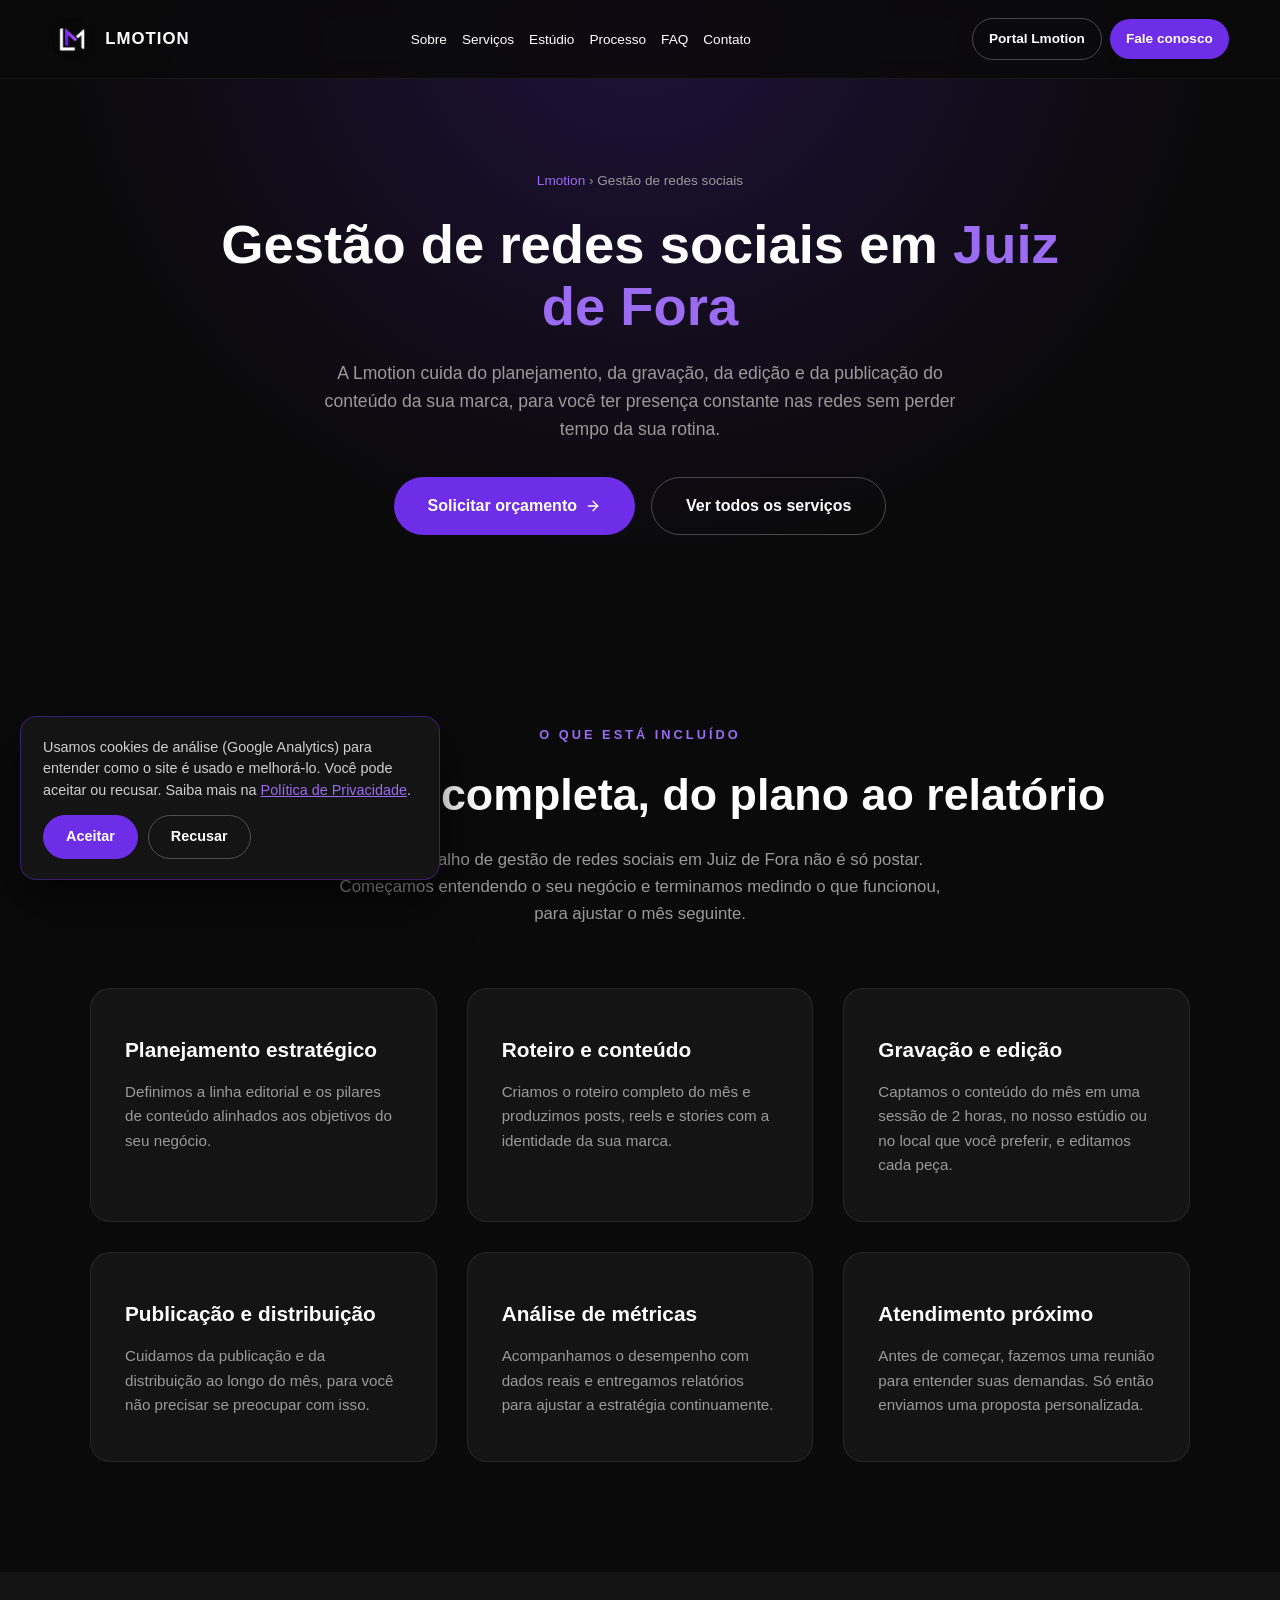
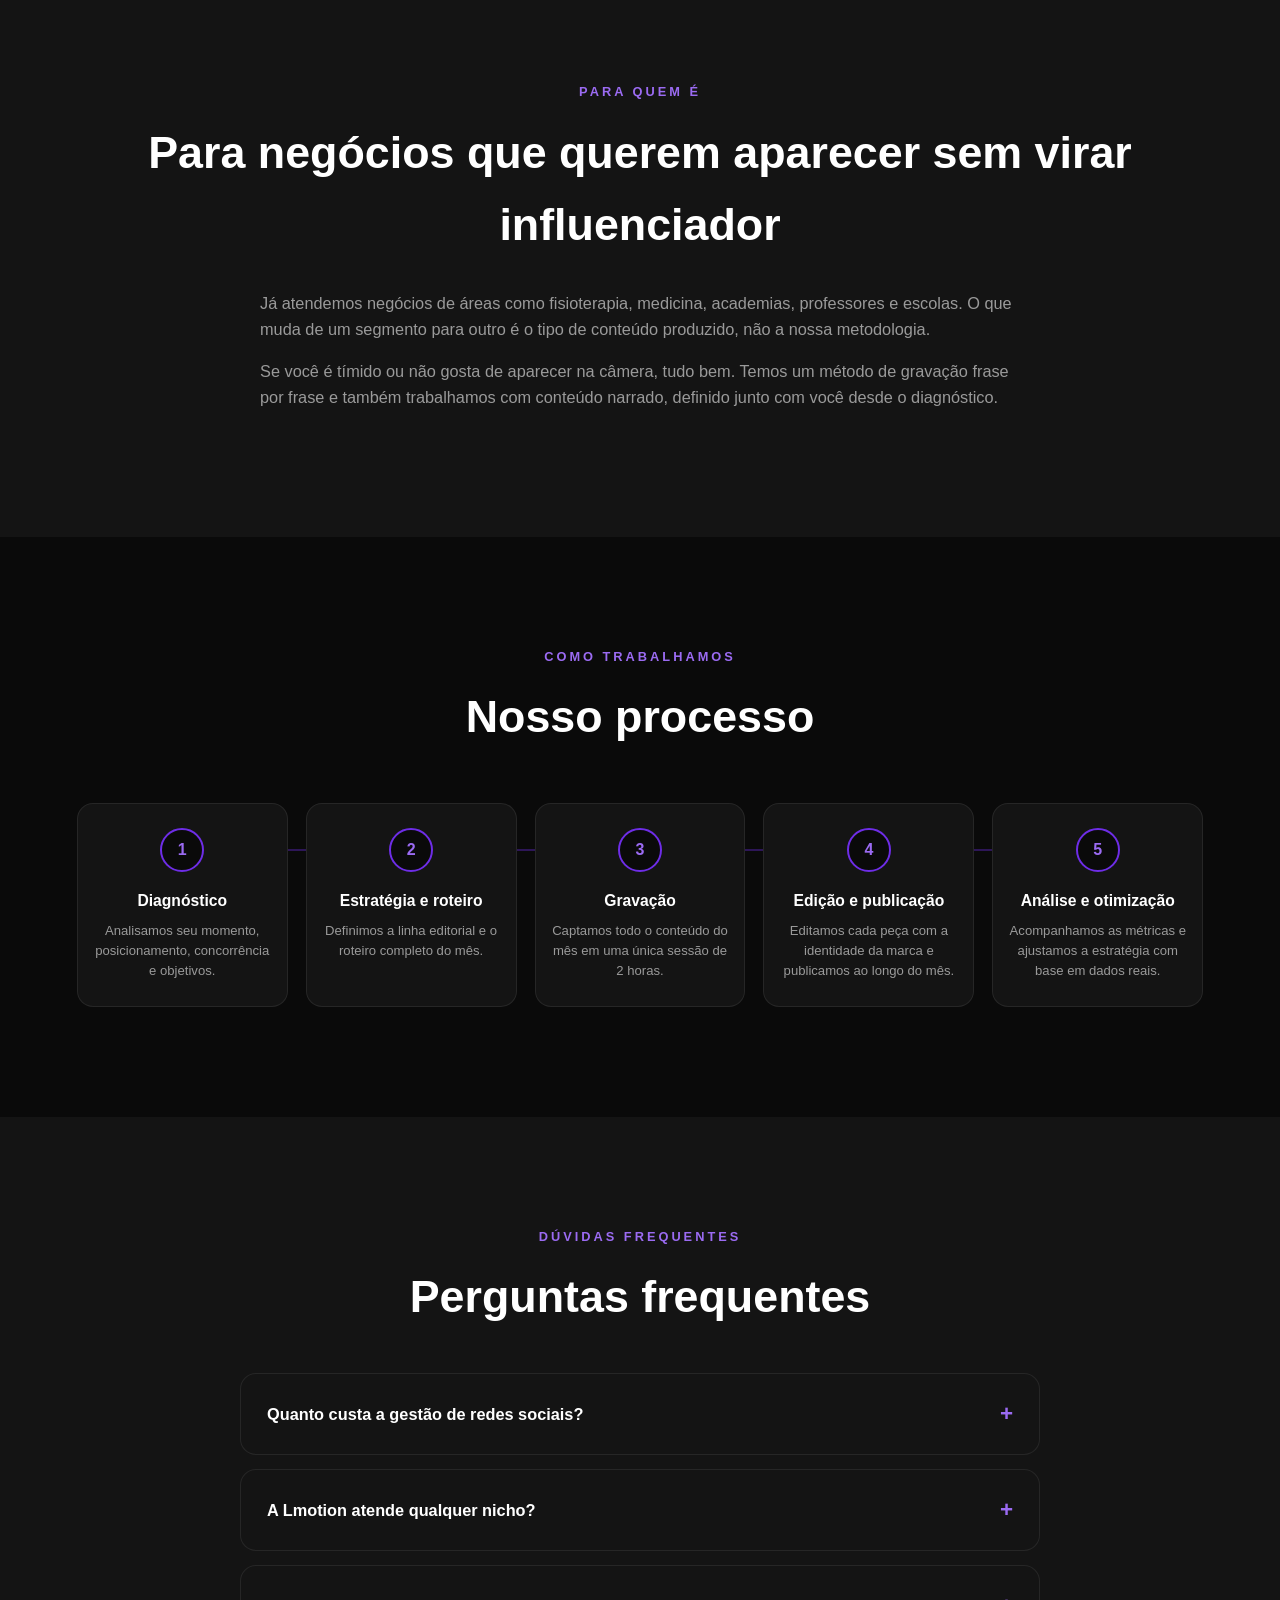
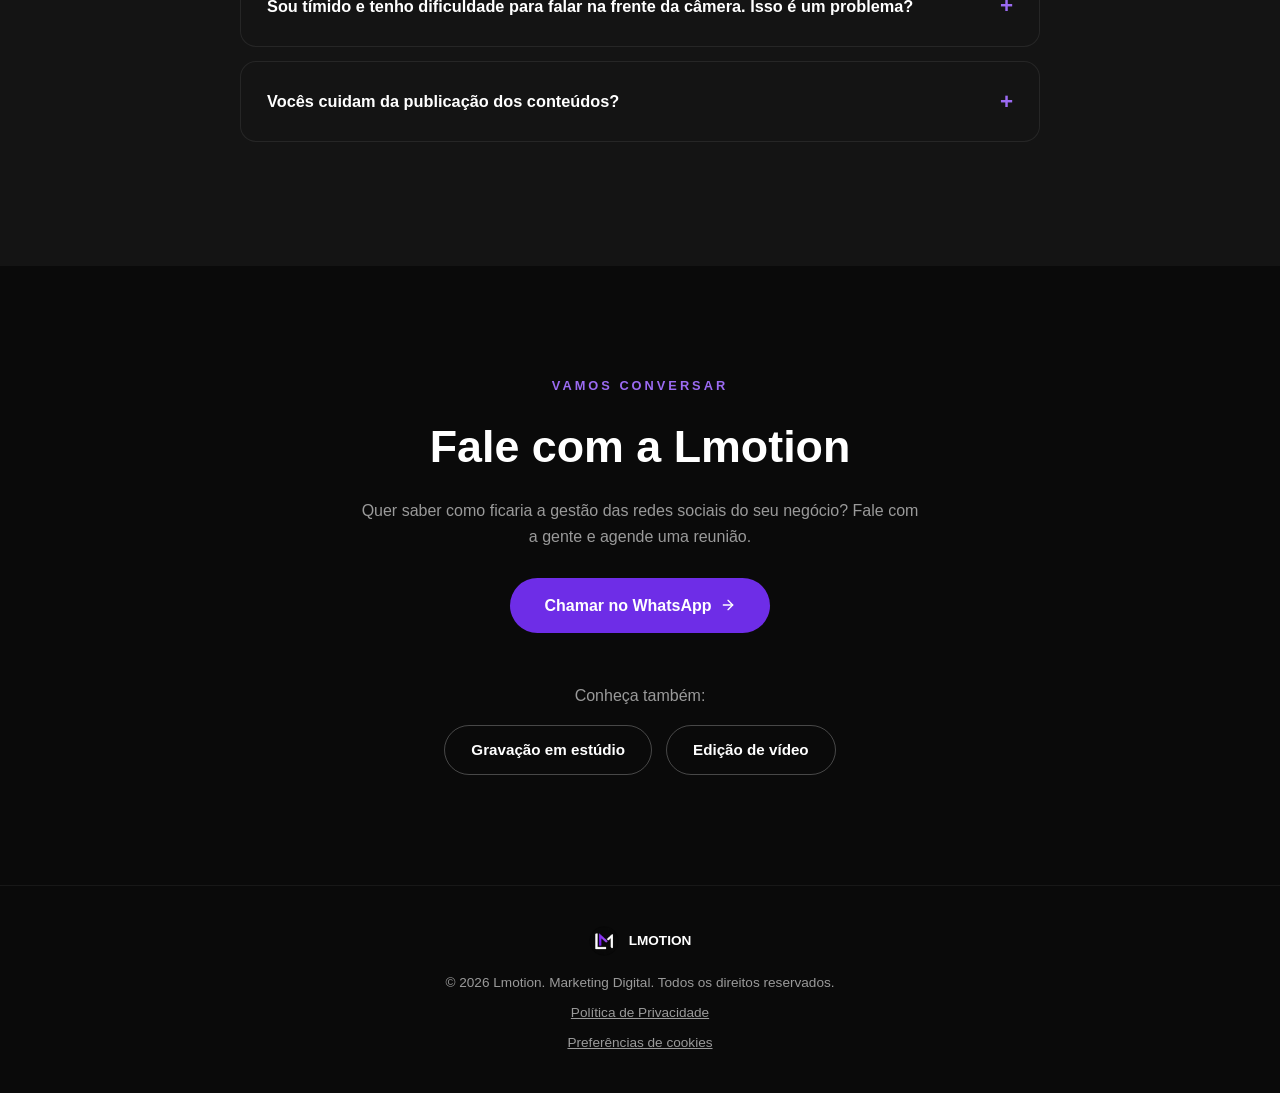
<file: gestao-de-redes-sociais-juiz-de-fora.html>
<!DOCTYPE html>
<html lang="pt-BR">
<head>
<meta charset="UTF-8">
<meta name="viewport" content="width=device-width, initial-scale=1.0">
<title>Gestão de Redes Sociais em Juiz de Fora | Lmotion</title>
<meta name="description" content="Gestão de redes sociais em Juiz de Fora: planejamento, roteiro, gravação em estúdio próprio, edição, publicação e relatórios. Peça seu orçamento à Lmotion.">
<link rel="canonical" href="https://lmotion.com.br/gestao-de-redes-sociais-juiz-de-fora.html">
<meta property="og:title" content="Gestão de Redes Sociais em Juiz de Fora | Lmotion">
<meta property="og:description" content="Gestão de redes sociais em Juiz de Fora: planejamento, roteiro, gravação em estúdio próprio, edição, publicação e relatórios. Peça seu orçamento à Lmotion.">
<meta property="og:image" content="https://lmotion.com.br/assets/logo.png">
<meta property="og:type" content="website">
<meta property="og:url" content="https://lmotion.com.br/gestao-de-redes-sociais-juiz-de-fora.html">
<meta property="og:locale" content="pt_BR">
<meta name="twitter:card" content="summary">
<link rel="icon" type="image/png" sizes="192x192" href="/assets/favicon-lmotion.png">
<link rel="shortcut icon" href="/favicon.ico">
<link rel="apple-touch-icon" href="/assets/favicon-lmotion.png">
<script type="application/ld+json">
{
  "@context": "https://schema.org",
  "@type": "Service",
  "name": "Gestão de redes sociais",
  "serviceType": "Gestão de redes sociais",
  "url": "https://lmotion.com.br/gestao-de-redes-sociais-juiz-de-fora.html",
  "description": "Gestão de redes sociais em Juiz de Fora: planejamento, roteiro, gravação em estúdio próprio, edição, publicação e relatórios. Peça seu orçamento à Lmotion.",
  "areaServed": {
    "@type": "City",
    "name": "Juiz de Fora"
  },
  "provider": {
    "@type": "ProfessionalService",
    "name": "Lmotion",
    "url": "https://lmotion.com.br/",
    "telephone": "+5532999959855"
  }
}
</script>
<script type="application/ld+json">
{
  "@context": "https://schema.org",
  "@type": "FAQPage",
  "mainEntity": [
    {
      "@type": "Question",
      "name": "Quanto custa a gestão de redes sociais?",
      "acceptedAnswer": {
        "@type": "Answer",
        "text": "O valor varia conforme o escopo: quais serviços entram (gestão de redes sociais, branding) e a quantidade de conteúdo. Por isso, antes de iniciar, fazemos uma reunião para entender suas demandas e necessidades e, só então, enviamos uma proposta personalizada para o seu negócio."
      }
    },
    {
      "@type": "Question",
      "name": "A Lmotion atende qualquer nicho?",
      "acceptedAnswer": {
        "@type": "Answer",
        "text": "Sim. Já atendemos negócios de diferentes áreas, como fisioterapia, medicina, academias, professores e escolas. O que muda de um segmento para outro é o tipo de conteúdo produzido, não a nossa metodologia de trabalho."
      }
    },
    {
      "@type": "Question",
      "name": "Sou tímido e tenho dificuldade para falar na frente da câmera. Isso é um problema?",
      "acceptedAnswer": {
        "@type": "Answer",
        "text": "De jeito nenhum. Temos um método de gravação frase por frase que facilita bastante. E se você preferir nem aparecer no vídeo, também trabalhamos com conteúdo narrado. Essa decisão é conversada e definida junto com você já na etapa de diagnóstico."
      }
    },
    {
      "@type": "Question",
      "name": "Vocês cuidam da publicação dos conteúdos?",
      "acceptedAnswer": {
        "@type": "Answer",
        "text": "Sim. Depois de gravar e editar, cuidamos da publicação e da distribuição ao longo do mês."
      }
    }
  ]
}
</script>
<script type="application/ld+json">
{
  "@context": "https://schema.org",
  "@type": "BreadcrumbList",
  "itemListElement": [
    {
      "@type": "ListItem",
      "position": 1,
      "name": "Lmotion",
      "item": "https://lmotion.com.br/"
    },
    {
      "@type": "ListItem",
      "position": 2,
      "name": "Gestão de redes sociais",
      "item": "https://lmotion.com.br/gestao-de-redes-sociais-juiz-de-fora.html"
    }
  ]
}
</script>
<script>
  window.dataLayer = window.dataLayer || [];
  function gtag(){dataLayer.push(arguments);}
  gtag('consent', 'default', {
    'ad_storage': 'denied', 'ad_user_data': 'denied', 'ad_personalization': 'denied',
    'analytics_storage': 'denied', 'wait_for_update': 500
  });
  try { if (localStorage.getItem('lm_cookies') === 'granted') gtag('consent', 'update', { 'analytics_storage': 'granted' }); } catch (e) {}
  gtag('js', new Date());
  gtag('config', 'G-QRKTV648YV');
</script>
<script async src="https://www.googletagmanager.com/gtag/js?id=G-QRKTV648YV"></script>
<link rel="stylesheet" href="/assets/site.css?v=3">



</head>
<body>

<header>
  <a href="/" class="logo-wrap" style="color:inherit">
    <img src="/assets/logo-96.webp" alt="Lmotion logo" width="38" height="38">
    <span>LMOTION</span>
  </a>
  <nav>
    <ul><li><a href="/#sobre">Sobre</a></li><li><a href="/#servicos">Serviços</a></li><li><a href="/#estudio">Estúdio</a></li><li><a href="/#processo">Processo</a></li><li><a href="/#faq">FAQ</a></li><li><a href="/#contato">Contato</a></li></ul>
  </nav>
  <div class="nav-actions">
    <a href="/portal/" target="_blank" rel="noopener" class="nav-client">Portal Lmotion</a>
    <a href="https://wa.me/5532999959855" target="_blank" rel="noopener" class="nav-cta">Fale conosco</a>
  </div>
  <button class="menu-toggle" id="menuToggle" aria-label="Abrir menu">☰</button>
</header>

<div class="nav-overlay" id="navOverlay"></div>
<nav class="mobile-nav" id="mobileNav">
  <a href="/#sobre">Sobre</a><a href="/#servicos">Serviços</a><a href="/#estudio">Estúdio</a><a href="/#processo">Processo</a><a href="/#faq">FAQ</a><a href="/#contato">Contato</a>
  <a href="/portal/" target="_blank" rel="noopener" class="nav-client">Portal Lmotion</a>
  <a href="https://wa.me/5532999959855" target="_blank" rel="noopener" class="nav-cta">Fale conosco</a>
</nav>

<main>
<section class="svc-hero">
  <div class="crumbs"><a href="/">Lmotion</a> &rsaquo; Gestão de redes sociais</div>
  <h1>Gestão de redes sociais em <span>Juiz de Fora</span></h1>
  <p class="lead">A Lmotion cuida do planejamento, da gravação, da edição e da publicação do conteúdo da sua marca, para você ter presença constante nas redes sem perder tempo da sua rotina.</p>
  <div class="hero-btns" style="display:flex;gap:16px;justify-content:center;flex-wrap:wrap;">
    <a href="https://wa.me/5532999959855" target="_blank" rel="noopener" class="btn-primary">Solicitar orçamento<span class="btn-arrow"><svg width="16" height="16" viewBox="0 0 24 24" fill="none" stroke="currentColor" stroke-width="2" stroke-linecap="round" stroke-linejoin="round"><line x1="5" y1="12" x2="19" y2="12"/><polyline points="12 5 19 12 12 19"/></svg></span></a>
    <a href="/#servicos" class="btn-secondary">Ver todos os serviços</a>
  </div>
</section>

<section>
  <span class="section-tag">O que está incluído</span>
  <h2 class="section-title">Uma gestão completa, do plano ao relatório</h2>
  <p class="section-desc">Nosso trabalho de gestão de redes sociais em Juiz de Fora não é só postar. Começamos entendendo o seu negócio e terminamos medindo o que funcionou, para ajustar o mês seguinte.</p>
  <div class="services-grid"><div class="service-card"><h3>Planejamento estratégico</h3><p style="margin-bottom:0">Definimos a linha editorial e os pilares de conteúdo alinhados aos objetivos do seu negócio.</p></div><div class="service-card"><h3>Roteiro e conteúdo</h3><p style="margin-bottom:0">Criamos o roteiro completo do mês e produzimos posts, reels e stories com a identidade da sua marca.</p></div><div class="service-card"><h3>Gravação e edição</h3><p style="margin-bottom:0">Captamos o conteúdo do mês em uma sessão de 2 horas, no nosso estúdio ou no local que você preferir, e editamos cada peça.</p></div><div class="service-card"><h3>Publicação e distribuição</h3><p style="margin-bottom:0">Cuidamos da publicação e da distribuição ao longo do mês, para você não precisar se preocupar com isso.</p></div><div class="service-card"><h3>Análise de métricas</h3><p style="margin-bottom:0">Acompanhamos o desempenho com dados reais e entregamos relatórios para ajustar a estratégia continuamente.</p></div><div class="service-card"><h3>Atendimento próximo</h3><p style="margin-bottom:0">Antes de começar, fazemos uma reunião para entender suas demandas. Só então enviamos uma proposta personalizada.</p></div></div>
  
</section>

<section class="svc-alt">
  <span class="section-tag">Para quem é</span>
  <h2 class="section-title">Para negócios que querem aparecer sem virar influenciador</h2>
  <div class="svc-text" style="margin-top:30px"><p>Já atendemos negócios de áreas como fisioterapia, medicina, academias, professores e escolas. O que muda de um segmento para outro é o tipo de conteúdo produzido, não a nossa metodologia.</p><p>Se você é tímido ou não gosta de aparecer na câmera, tudo bem. Temos um método de gravação frase por frase e também trabalhamos com conteúdo narrado, definido junto com você desde o diagnóstico.</p></div>
</section>

<section>
  <span class="section-tag">Como trabalhamos</span>
  <h2 class="section-title">Nosso processo</h2>
  <div class="process-grid" style="margin-top:50px"><div class="process-step"><div class="num">1</div><h4>Diagnóstico</h4><p>Analisamos seu momento, posicionamento, concorrência e objetivos.</p></div><div class="process-step"><div class="num">2</div><h4>Estratégia e roteiro</h4><p>Definimos a linha editorial e o roteiro completo do mês.</p></div><div class="process-step"><div class="num">3</div><h4>Gravação</h4><p>Captamos todo o conteúdo do mês em uma única sessão de 2 horas.</p></div><div class="process-step"><div class="num">4</div><h4>Edição e publicação</h4><p>Editamos cada peça com a identidade da marca e publicamos ao longo do mês.</p></div><div class="process-step"><div class="num">5</div><h4>Análise e otimização</h4><p>Acompanhamos as métricas e ajustamos a estratégia com base em dados reais.</p></div></div>
</section>

<section class="svc-alt" id="faq">
  <span class="section-tag">Dúvidas frequentes</span>
  <h2 class="section-title">Perguntas frequentes</h2>
  <div class="faq-wrap" style="margin-top:40px"><details class="faq-item"><summary>Quanto custa a gestão de redes sociais?</summary><p>O valor varia conforme o escopo: quais serviços entram (gestão de redes sociais, branding) e a quantidade de conteúdo. Por isso, antes de iniciar, fazemos uma reunião para entender suas demandas e necessidades e, só então, enviamos uma proposta personalizada para o seu negócio.</p></details><details class="faq-item"><summary>A Lmotion atende qualquer nicho?</summary><p>Sim. Já atendemos negócios de diferentes áreas, como fisioterapia, medicina, academias, professores e escolas. O que muda de um segmento para outro é o tipo de conteúdo produzido, não a nossa metodologia de trabalho.</p></details><details class="faq-item"><summary>Sou tímido e tenho dificuldade para falar na frente da câmera. Isso é um problema?</summary><p>De jeito nenhum. Temos um método de gravação frase por frase que facilita bastante. E se você preferir nem aparecer no vídeo, também trabalhamos com conteúdo narrado. Essa decisão é conversada e definida junto com você já na etapa de diagnóstico.</p></details><details class="faq-item"><summary>Vocês cuidam da publicação dos conteúdos?</summary><p>Sim. Depois de gravar e editar, cuidamos da publicação e da distribuição ao longo do mês.</p></details></div>
</section>

<section class="svc-cta">
  <span class="section-tag">Vamos conversar</span>
  <h2 class="section-title">Fale com a Lmotion</h2>
  <p>Quer saber como ficaria a gestão das redes sociais do seu negócio? Fale com a gente e agende uma reunião.</p>
  <a href="https://wa.me/5532999959855" target="_blank" rel="noopener" class="btn-primary">Chamar no WhatsApp<span class="btn-arrow"><svg width="16" height="16" viewBox="0 0 24 24" fill="none" stroke="currentColor" stroke-width="2" stroke-linecap="round" stroke-linejoin="round"><line x1="5" y1="12" x2="19" y2="12"/><polyline points="12 5 19 12 12 19"/></svg></span></a>
  <p style="margin-top:50px;margin-bottom:16px">Conheça também:</p>
  <div class="svc-links"><a href="/gravacao-de-conteudo-em-estudio-juiz-de-fora.html" class="btn-secondary" style="padding:12px 26px;border-radius:32px;font-size:0.95rem;">Gravação em estúdio</a><a href="/edicao-de-video-para-redes-sociais-juiz-de-fora.html" class="btn-secondary" style="padding:12px 26px;border-radius:32px;font-size:0.95rem;">Edição de vídeo</a></div>
</section>
</main>

<footer>
  <div class="f-logo">
    <img src="/assets/logo-96.webp" alt="Lmotion" width="30" height="30" loading="lazy">
    <span>LMOTION</span>
  </div>
  <p>&copy; 2026 Lmotion. Marketing Digital. Todos os direitos reservados.</p>
  <p style="margin-top:8px;"><a href="/privacidade.html" style="color:var(--gray);text-decoration:underline;">Política de Privacidade</a></p>
</footer>

<script>
  document.querySelectorAll('section').forEach(el => el.classList.add('reveal'));
  const observer = new IntersectionObserver((entries) => {
    entries.forEach(entry => { if (entry.isIntersecting) { entry.target.classList.add('is-visible'); observer.unobserve(entry.target); } });
  }, { threshold: 0.12 });
  document.querySelectorAll('.reveal').forEach(el => observer.observe(el));
  const menuToggle = document.getElementById('menuToggle');
  const mobileNav = document.getElementById('mobileNav');
  const navOverlay = document.getElementById('navOverlay');
  function closeMobileNav() { mobileNav.classList.remove('open'); navOverlay.classList.remove('open'); }
  if (menuToggle) menuToggle.addEventListener('click', () => { mobileNav.classList.toggle('open'); navOverlay.classList.toggle('open'); });
  if (navOverlay) navOverlay.addEventListener('click', closeMobileNav);
  document.querySelectorAll('.mobile-nav a').forEach(a => a.addEventListener('click', closeMobileNav));
</script>
<script src="/assets/consent.js" defer></script>
</body>
</html>
</file>
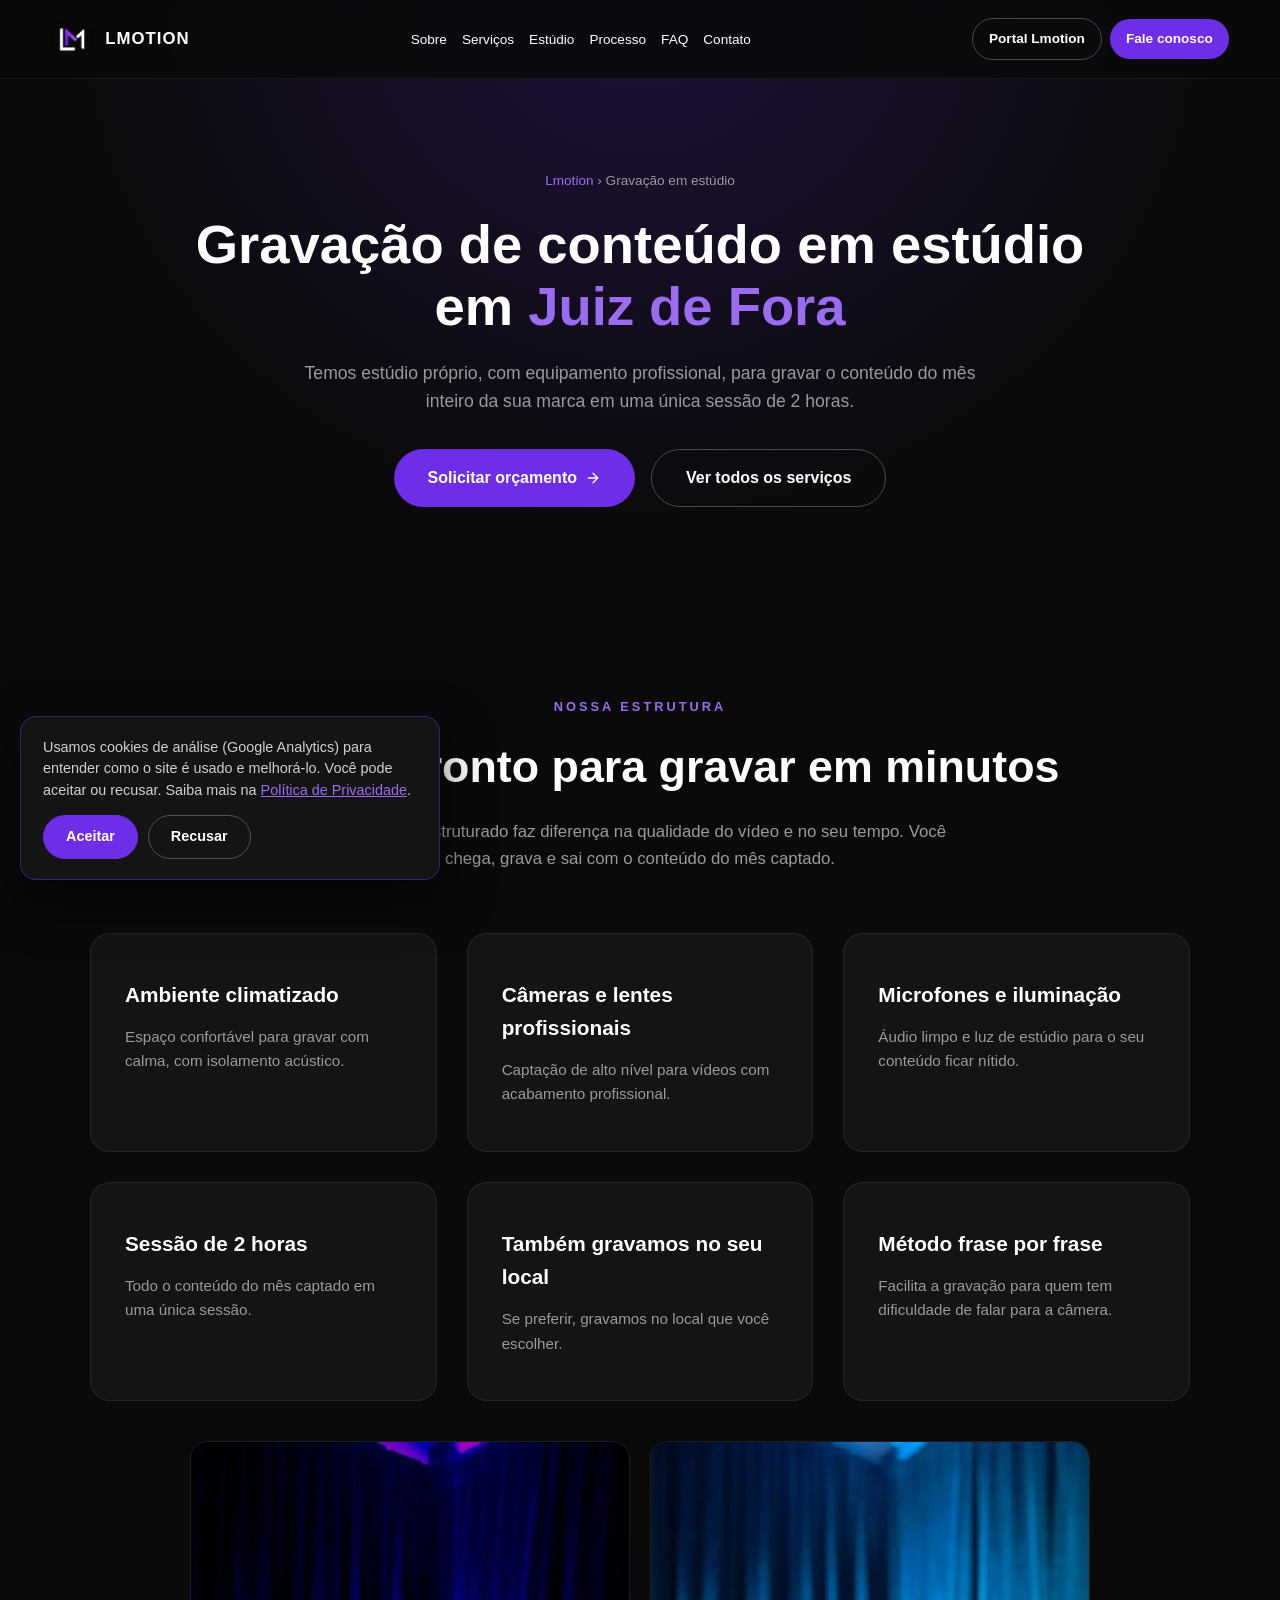
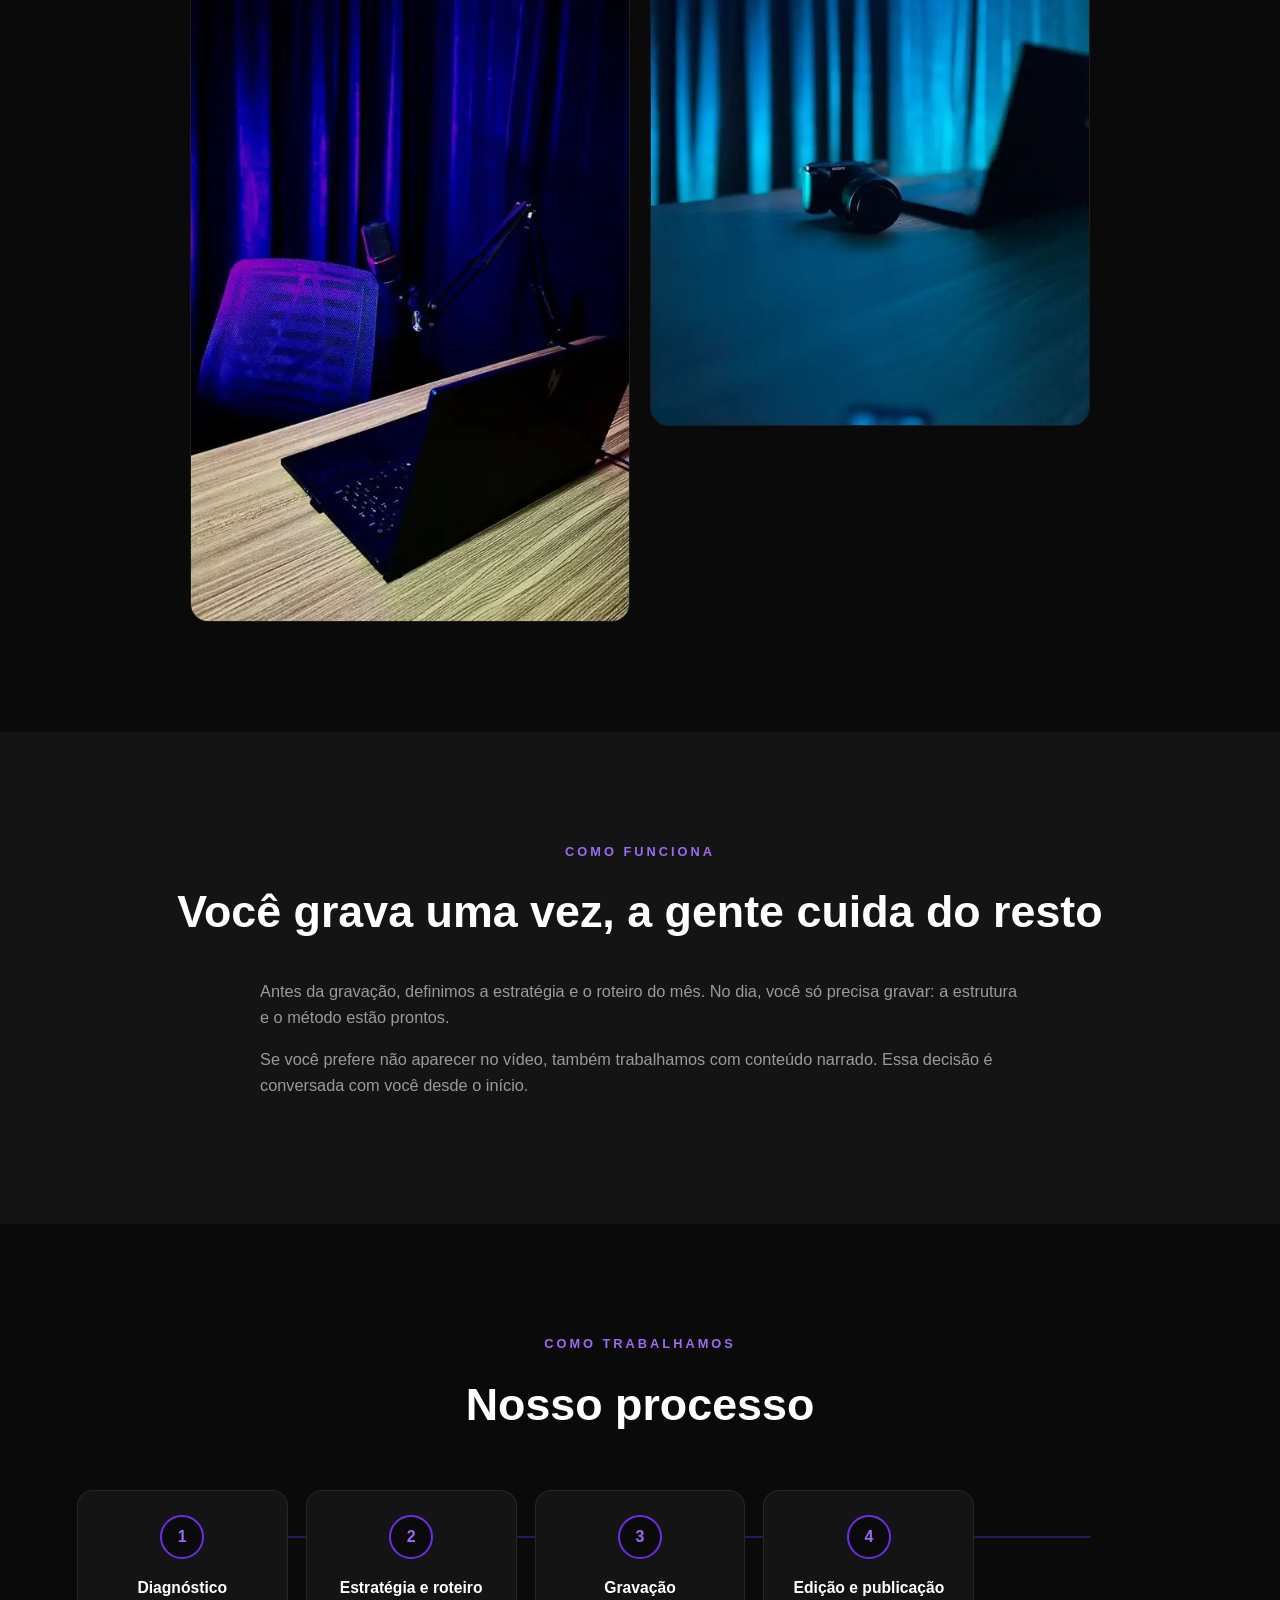
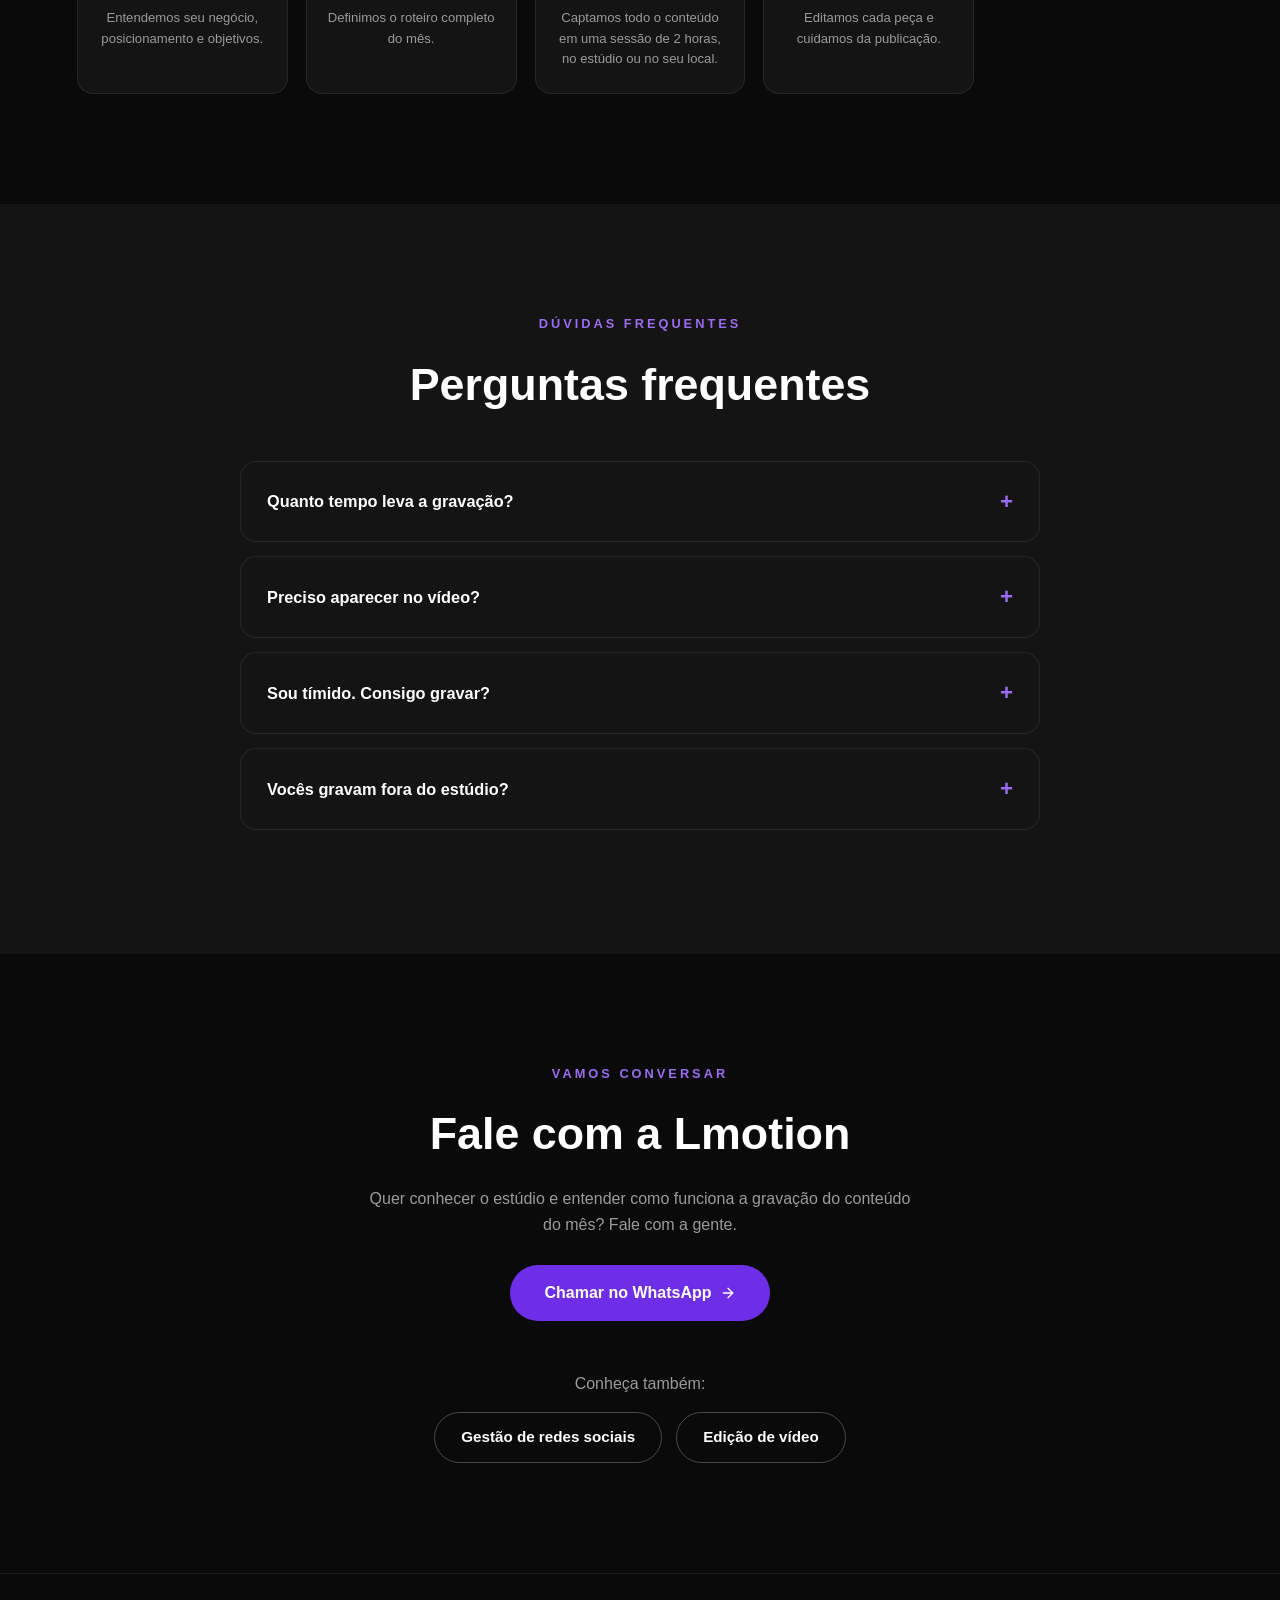
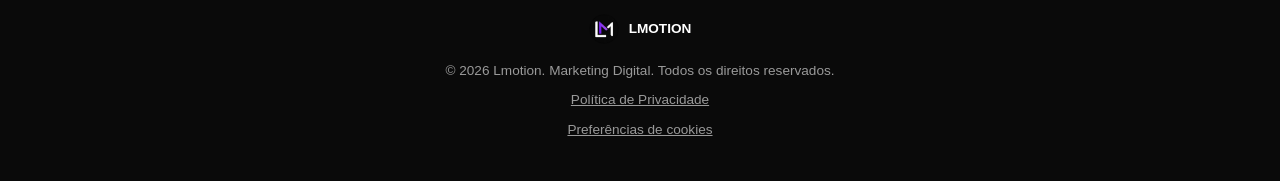
<file: gravacao-de-conteudo-em-estudio-juiz-de-fora.html>
<!DOCTYPE html>
<html lang="pt-BR">
<head>
<meta charset="UTF-8">
<meta name="viewport" content="width=device-width, initial-scale=1.0">
<title>Gravação de Conteúdo em Estúdio em Juiz de Fora | Lmotion</title>
<meta name="description" content="Estúdio de gravação em Juiz de Fora para conteúdo de redes sociais: gravamos o conteúdo do mês em 2 horas, com câmeras, microfones e iluminação profissionais.">
<link rel="canonical" href="https://lmotion.com.br/gravacao-de-conteudo-em-estudio-juiz-de-fora.html">
<meta property="og:title" content="Gravação de Conteúdo em Estúdio em Juiz de Fora | Lmotion">
<meta property="og:description" content="Estúdio de gravação em Juiz de Fora para conteúdo de redes sociais: gravamos o conteúdo do mês em 2 horas, com câmeras, microfones e iluminação profissionais.">
<meta property="og:image" content="https://lmotion.com.br/assets/logo.png">
<meta property="og:type" content="website">
<meta property="og:url" content="https://lmotion.com.br/gravacao-de-conteudo-em-estudio-juiz-de-fora.html">
<meta property="og:locale" content="pt_BR">
<meta name="twitter:card" content="summary">
<link rel="icon" type="image/png" sizes="192x192" href="/assets/favicon-lmotion.png">
<link rel="shortcut icon" href="/favicon.ico">
<link rel="apple-touch-icon" href="/assets/favicon-lmotion.png">
<script type="application/ld+json">
{
  "@context": "https://schema.org",
  "@type": "Service",
  "name": "Gravação de conteúdo em estúdio",
  "serviceType": "Gravação de conteúdo em estúdio",
  "url": "https://lmotion.com.br/gravacao-de-conteudo-em-estudio-juiz-de-fora.html",
  "description": "Estúdio de gravação em Juiz de Fora para conteúdo de redes sociais: gravamos o conteúdo do mês em 2 horas, com câmeras, microfones e iluminação profissionais.",
  "areaServed": {
    "@type": "City",
    "name": "Juiz de Fora"
  },
  "provider": {
    "@type": "ProfessionalService",
    "name": "Lmotion",
    "url": "https://lmotion.com.br/",
    "telephone": "+5532999959855"
  }
}
</script>
<script type="application/ld+json">
{
  "@context": "https://schema.org",
  "@type": "FAQPage",
  "mainEntity": [
    {
      "@type": "Question",
      "name": "Quanto tempo leva a gravação?",
      "acceptedAnswer": {
        "@type": "Answer",
        "text": "Captamos todo o conteúdo do mês em uma única sessão de 2 horas, no nosso estúdio equipado ou no local que você preferir gravar."
      }
    },
    {
      "@type": "Question",
      "name": "Preciso aparecer no vídeo?",
      "acceptedAnswer": {
        "@type": "Answer",
        "text": "Não necessariamente. Também trabalhamos com conteúdo narrado. Essa decisão é conversada e definida junto com você na etapa de diagnóstico."
      }
    },
    {
      "@type": "Question",
      "name": "Sou tímido. Consigo gravar?",
      "acceptedAnswer": {
        "@type": "Answer",
        "text": "Consegue. Temos um método de gravação frase por frase que facilita bastante para quem tem dificuldade de falar na frente da câmera."
      }
    },
    {
      "@type": "Question",
      "name": "Vocês gravam fora do estúdio?",
      "acceptedAnswer": {
        "@type": "Answer",
        "text": "Sim. Além do nosso estúdio, gravamos no local que você escolher."
      }
    }
  ]
}
</script>
<script type="application/ld+json">
{
  "@context": "https://schema.org",
  "@type": "BreadcrumbList",
  "itemListElement": [
    {
      "@type": "ListItem",
      "position": 1,
      "name": "Lmotion",
      "item": "https://lmotion.com.br/"
    },
    {
      "@type": "ListItem",
      "position": 2,
      "name": "Gravação em estúdio",
      "item": "https://lmotion.com.br/gravacao-de-conteudo-em-estudio-juiz-de-fora.html"
    }
  ]
}
</script>
<script>
  window.dataLayer = window.dataLayer || [];
  function gtag(){dataLayer.push(arguments);}
  gtag('consent', 'default', {
    'ad_storage': 'denied', 'ad_user_data': 'denied', 'ad_personalization': 'denied',
    'analytics_storage': 'denied', 'wait_for_update': 500
  });
  try { if (localStorage.getItem('lm_cookies') === 'granted') gtag('consent', 'update', { 'analytics_storage': 'granted' }); } catch (e) {}
  gtag('js', new Date());
  gtag('config', 'G-QRKTV648YV');
</script>
<script async src="https://www.googletagmanager.com/gtag/js?id=G-QRKTV648YV"></script>
<link rel="stylesheet" href="/assets/site.css?v=3">



</head>
<body>

<header>
  <a href="/" class="logo-wrap" style="color:inherit">
    <img src="/assets/logo-96.webp" alt="Lmotion logo" width="38" height="38">
    <span>LMOTION</span>
  </a>
  <nav>
    <ul><li><a href="/#sobre">Sobre</a></li><li><a href="/#servicos">Serviços</a></li><li><a href="/#estudio">Estúdio</a></li><li><a href="/#processo">Processo</a></li><li><a href="/#faq">FAQ</a></li><li><a href="/#contato">Contato</a></li></ul>
  </nav>
  <div class="nav-actions">
    <a href="/portal/" target="_blank" rel="noopener" class="nav-client">Portal Lmotion</a>
    <a href="https://wa.me/5532999959855" target="_blank" rel="noopener" class="nav-cta">Fale conosco</a>
  </div>
  <button class="menu-toggle" id="menuToggle" aria-label="Abrir menu">☰</button>
</header>

<div class="nav-overlay" id="navOverlay"></div>
<nav class="mobile-nav" id="mobileNav">
  <a href="/#sobre">Sobre</a><a href="/#servicos">Serviços</a><a href="/#estudio">Estúdio</a><a href="/#processo">Processo</a><a href="/#faq">FAQ</a><a href="/#contato">Contato</a>
  <a href="/portal/" target="_blank" rel="noopener" class="nav-client">Portal Lmotion</a>
  <a href="https://wa.me/5532999959855" target="_blank" rel="noopener" class="nav-cta">Fale conosco</a>
</nav>

<main>
<section class="svc-hero">
  <div class="crumbs"><a href="/">Lmotion</a> &rsaquo; Gravação em estúdio</div>
  <h1>Gravação de conteúdo em estúdio em <span>Juiz de Fora</span></h1>
  <p class="lead">Temos estúdio próprio, com equipamento profissional, para gravar o conteúdo do mês inteiro da sua marca em uma única sessão de 2 horas.</p>
  <div class="hero-btns" style="display:flex;gap:16px;justify-content:center;flex-wrap:wrap;">
    <a href="https://wa.me/5532999959855" target="_blank" rel="noopener" class="btn-primary">Solicitar orçamento<span class="btn-arrow"><svg width="16" height="16" viewBox="0 0 24 24" fill="none" stroke="currentColor" stroke-width="2" stroke-linecap="round" stroke-linejoin="round"><line x1="5" y1="12" x2="19" y2="12"/><polyline points="12 5 19 12 12 19"/></svg></span></a>
    <a href="/#servicos" class="btn-secondary">Ver todos os serviços</a>
  </div>
</section>

<section>
  <span class="section-tag">Nossa estrutura</span>
  <h2 class="section-title">Estúdio pronto para gravar em minutos</h2>
  <p class="section-desc">Um estúdio estruturado faz diferença na qualidade do vídeo e no seu tempo. Você chega, grava e sai com o conteúdo do mês captado.</p>
  <div class="services-grid"><div class="service-card"><h3>Ambiente climatizado</h3><p style="margin-bottom:0">Espaço confortável para gravar com calma, com isolamento acústico.</p></div><div class="service-card"><h3>Câmeras e lentes profissionais</h3><p style="margin-bottom:0">Captação de alto nível para vídeos com acabamento profissional.</p></div><div class="service-card"><h3>Microfones e iluminação</h3><p style="margin-bottom:0">Áudio limpo e luz de estúdio para o seu conteúdo ficar nítido.</p></div><div class="service-card"><h3>Sessão de 2 horas</h3><p style="margin-bottom:0">Todo o conteúdo do mês captado em uma única sessão.</p></div><div class="service-card"><h3>Também gravamos no seu local</h3><p style="margin-bottom:0">Se preferir, gravamos no local que você escolher.</p></div><div class="service-card"><h3>Método frase por frase</h3><p style="margin-bottom:0">Facilita a gravação para quem tem dificuldade de falar para a câmera.</p></div></div>
  <div class="svc-photos"><img src="/assets/studio1.webp" alt="Estúdio de gravação Lmotion em Juiz de Fora" width="540" height="960" loading="lazy"><img src="/assets/studio2.webp" alt="Equipamento de captação Lmotion" width="720" height="959" loading="lazy"></div>
</section>

<section class="svc-alt">
  <span class="section-tag">Como funciona</span>
  <h2 class="section-title">Você grava uma vez, a gente cuida do resto</h2>
  <div class="svc-text" style="margin-top:30px"><p>Antes da gravação, definimos a estratégia e o roteiro do mês. No dia, você só precisa gravar: a estrutura e o método estão prontos.</p><p>Se você prefere não aparecer no vídeo, também trabalhamos com conteúdo narrado. Essa decisão é conversada com você desde o início.</p></div>
</section>

<section>
  <span class="section-tag">Como trabalhamos</span>
  <h2 class="section-title">Nosso processo</h2>
  <div class="process-grid" style="margin-top:50px"><div class="process-step"><div class="num">1</div><h4>Diagnóstico</h4><p>Entendemos seu negócio, posicionamento e objetivos.</p></div><div class="process-step"><div class="num">2</div><h4>Estratégia e roteiro</h4><p>Definimos o roteiro completo do mês.</p></div><div class="process-step"><div class="num">3</div><h4>Gravação</h4><p>Captamos todo o conteúdo em uma sessão de 2 horas, no estúdio ou no seu local.</p></div><div class="process-step"><div class="num">4</div><h4>Edição e publicação</h4><p>Editamos cada peça e cuidamos da publicação.</p></div></div>
</section>

<section class="svc-alt" id="faq">
  <span class="section-tag">Dúvidas frequentes</span>
  <h2 class="section-title">Perguntas frequentes</h2>
  <div class="faq-wrap" style="margin-top:40px"><details class="faq-item"><summary>Quanto tempo leva a gravação?</summary><p>Captamos todo o conteúdo do mês em uma única sessão de 2 horas, no nosso estúdio equipado ou no local que você preferir gravar.</p></details><details class="faq-item"><summary>Preciso aparecer no vídeo?</summary><p>Não necessariamente. Também trabalhamos com conteúdo narrado. Essa decisão é conversada e definida junto com você na etapa de diagnóstico.</p></details><details class="faq-item"><summary>Sou tímido. Consigo gravar?</summary><p>Consegue. Temos um método de gravação frase por frase que facilita bastante para quem tem dificuldade de falar na frente da câmera.</p></details><details class="faq-item"><summary>Vocês gravam fora do estúdio?</summary><p>Sim. Além do nosso estúdio, gravamos no local que você escolher.</p></details></div>
</section>

<section class="svc-cta">
  <span class="section-tag">Vamos conversar</span>
  <h2 class="section-title">Fale com a Lmotion</h2>
  <p>Quer conhecer o estúdio e entender como funciona a gravação do conteúdo do mês? Fale com a gente.</p>
  <a href="https://wa.me/5532999959855" target="_blank" rel="noopener" class="btn-primary">Chamar no WhatsApp<span class="btn-arrow"><svg width="16" height="16" viewBox="0 0 24 24" fill="none" stroke="currentColor" stroke-width="2" stroke-linecap="round" stroke-linejoin="round"><line x1="5" y1="12" x2="19" y2="12"/><polyline points="12 5 19 12 12 19"/></svg></span></a>
  <p style="margin-top:50px;margin-bottom:16px">Conheça também:</p>
  <div class="svc-links"><a href="/gestao-de-redes-sociais-juiz-de-fora.html" class="btn-secondary" style="padding:12px 26px;border-radius:32px;font-size:0.95rem;">Gestão de redes sociais</a><a href="/edicao-de-video-para-redes-sociais-juiz-de-fora.html" class="btn-secondary" style="padding:12px 26px;border-radius:32px;font-size:0.95rem;">Edição de vídeo</a></div>
</section>
</main>

<footer>
  <div class="f-logo">
    <img src="/assets/logo-96.webp" alt="Lmotion" width="30" height="30" loading="lazy">
    <span>LMOTION</span>
  </div>
  <p>&copy; 2026 Lmotion. Marketing Digital. Todos os direitos reservados.</p>
  <p style="margin-top:8px;"><a href="/privacidade.html" style="color:var(--gray);text-decoration:underline;">Política de Privacidade</a></p>
</footer>

<script>
  document.querySelectorAll('section').forEach(el => el.classList.add('reveal'));
  const observer = new IntersectionObserver((entries) => {
    entries.forEach(entry => { if (entry.isIntersecting) { entry.target.classList.add('is-visible'); observer.unobserve(entry.target); } });
  }, { threshold: 0.12 });
  document.querySelectorAll('.reveal').forEach(el => observer.observe(el));
  const menuToggle = document.getElementById('menuToggle');
  const mobileNav = document.getElementById('mobileNav');
  const navOverlay = document.getElementById('navOverlay');
  function closeMobileNav() { mobileNav.classList.remove('open'); navOverlay.classList.remove('open'); }
  if (menuToggle) menuToggle.addEventListener('click', () => { mobileNav.classList.toggle('open'); navOverlay.classList.toggle('open'); });
  if (navOverlay) navOverlay.addEventListener('click', closeMobileNav);
  document.querySelectorAll('.mobile-nav a').forEach(a => a.addEventListener('click', closeMobileNav));
</script>
<script src="/assets/consent.js" defer></script>
</body>
</html>
</file>
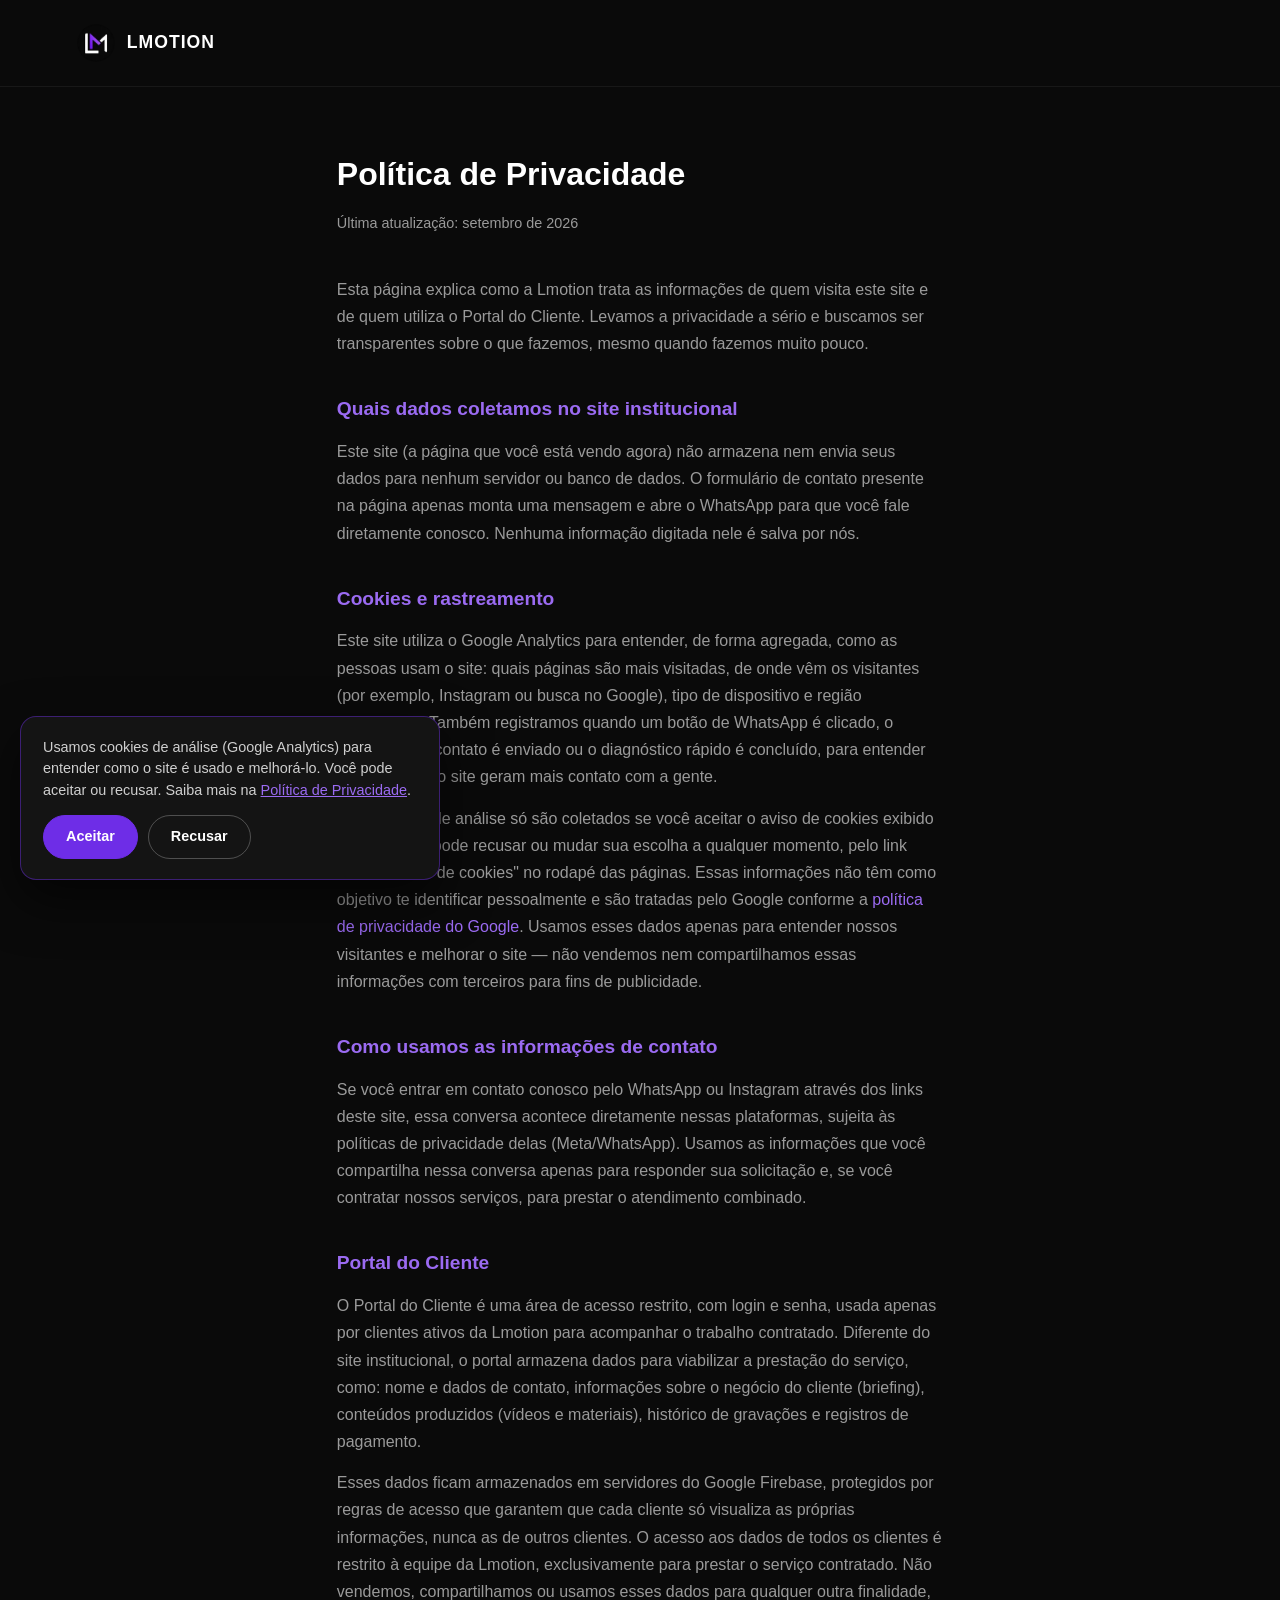
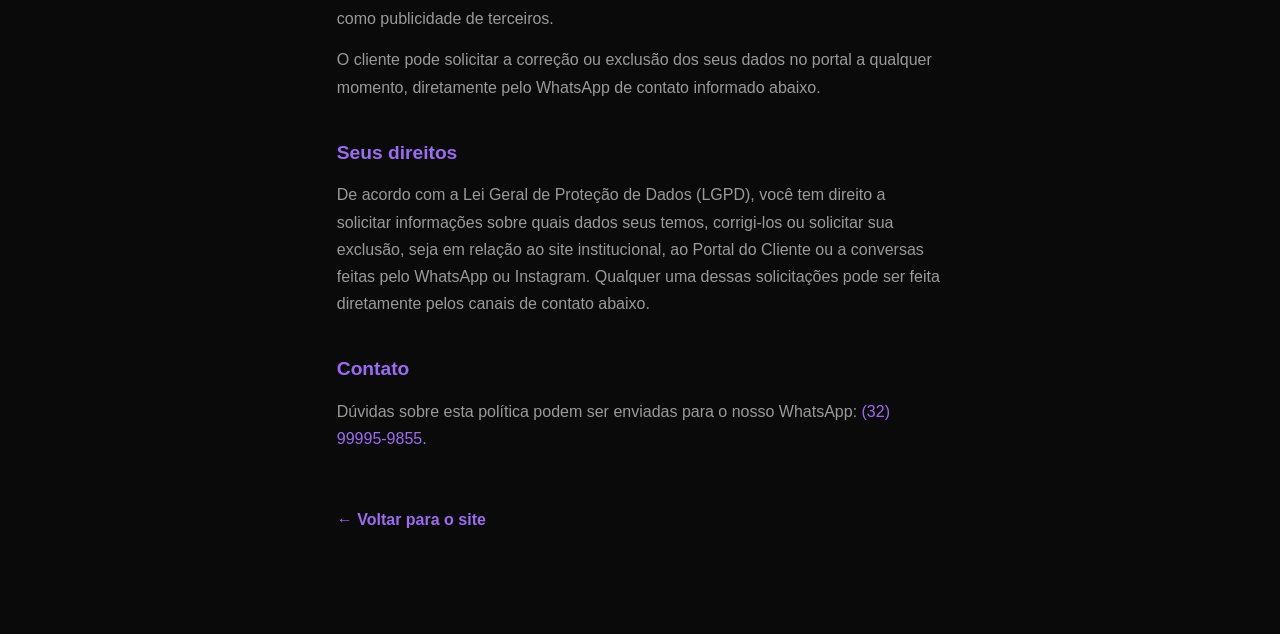
<file: privacidade.html>
<!DOCTYPE html>
<html lang="pt-BR">
<head>
<meta charset="UTF-8">
<meta name="viewport" content="width=device-width, initial-scale=1.0">
<title>Política de Privacidade | Lmotion</title>
<meta name="description" content="Política de privacidade da Lmotion: como tratamos os dados de quem visita o site e de quem usa o Portal do Cliente.">
<link rel="canonical" href="https://lmotion.com.br/privacidade.html">
<meta property="og:type" content="website">
<meta property="og:title" content="Política de Privacidade | Lmotion">
<meta property="og:description" content="Como a Lmotion trata os dados de quem visita o site e de quem usa o Portal do Cliente.">
<meta property="og:url" content="https://lmotion.com.br/privacidade.html">
<meta property="og:image" content="https://lmotion.com.br/assets/logo.png">
<meta property="og:locale" content="pt_BR">
<meta name="twitter:card" content="summary">
<link rel="icon" type="image/png" sizes="192x192" href="/assets/favicon-lmotion.png">
<link rel="shortcut icon" href="/favicon.ico">
<link rel="apple-touch-icon" href="/assets/favicon-lmotion.png">
<style>
  :root{
    --purple:#6e2de7;
    --purple-light:#9b6bf2;
    --black:#0a0a0a;
    --black-soft:#141414;
    --white:#ffffff;
    --gray:#9a9a9a;
  }
  *{margin:0;padding:0;box-sizing:border-box;}
  body{
    background:var(--black);
    color:var(--white);
    font-family:'Segoe UI', Helvetica, Arial, sans-serif;
    line-height:1.7;
  }
  a{color:var(--purple-light);text-decoration:none;}
  a:hover{text-decoration:underline;}
  header{
    padding:24px 6%;
    border-bottom:1px solid rgba(255,255,255,0.06);
    display:flex;align-items:center;gap:12px;
  }
  header img{width:38px;height:38px;border-radius:50%;}
  header span{font-weight:700;font-size:1.1rem;letter-spacing:1px;}
  main{
    max-width:760px;margin:0 auto;padding:60px 6% 100px;
  }
  h1{font-size:2rem;font-weight:800;margin-bottom:10px;}
  .updated{color:var(--gray);font-size:0.9rem;margin-bottom:40px;}
  h2{font-size:1.2rem;font-weight:700;margin:36px 0 12px;color:var(--purple-light);}
  p{color:var(--gray);margin-bottom:14px;}
  ul{margin:0 0 14px 20px;color:var(--gray);}
  li{margin-bottom:6px;}
  .back{
    display:inline-block;margin-top:40px;color:var(--purple-light);font-weight:600;
  }
</style>
</head>
<body>

<header>
  <img src="assets/logo-96.webp" alt="Lmotion logo" width="38" height="38">
  <span>LMOTION</span>
</header>

<main>
  <h1>Política de Privacidade</h1>
  <p class="updated">Última atualização: setembro de 2026</p>

  <p>Esta página explica como a Lmotion trata as informações de quem visita este site e de quem utiliza o Portal do Cliente. Levamos a privacidade a sério e buscamos ser transparentes sobre o que fazemos, mesmo quando fazemos muito pouco.</p>

  <h2>Quais dados coletamos no site institucional</h2>
  <p>Este site (a página que você está vendo agora) não armazena nem envia seus dados para nenhum servidor ou banco de dados. O formulário de contato presente na página apenas monta uma mensagem e abre o WhatsApp para que você fale diretamente conosco. Nenhuma informação digitada nele é salva por nós.</p>

  <h2>Cookies e rastreamento</h2>
  <p>Este site utiliza o Google Analytics para entender, de forma agregada, como as pessoas usam o site: quais páginas são mais visitadas, de onde vêm os visitantes (por exemplo, Instagram ou busca no Google), tipo de dispositivo e região aproximada. Também registramos quando um botão de WhatsApp é clicado, o formulário de contato é enviado ou o diagnóstico rápido é concluído, para entender quais partes do site geram mais contato com a gente.</p>
  <p>Esses dados de análise só são coletados se você aceitar o aviso de cookies exibido no site. Você pode recusar ou mudar sua escolha a qualquer momento, pelo link "Preferências de cookies" no rodapé das páginas. Essas informações não têm como objetivo te identificar pessoalmente e são tratadas pelo Google conforme a <a href="https://policies.google.com/privacy" target="_blank" rel="noopener">política de privacidade do Google</a>. Usamos esses dados apenas para entender nossos visitantes e melhorar o site — não vendemos nem compartilhamos essas informações com terceiros para fins de publicidade.</p>

  <h2>Como usamos as informações de contato</h2>
  <p>Se você entrar em contato conosco pelo WhatsApp ou Instagram através dos links deste site, essa conversa acontece diretamente nessas plataformas, sujeita às políticas de privacidade delas (Meta/WhatsApp). Usamos as informações que você compartilha nessa conversa apenas para responder sua solicitação e, se você contratar nossos serviços, para prestar o atendimento combinado.</p>

  <h2>Portal do Cliente</h2>
  <p>O Portal do Cliente é uma área de acesso restrito, com login e senha, usada apenas por clientes ativos da Lmotion para acompanhar o trabalho contratado. Diferente do site institucional, o portal armazena dados para viabilizar a prestação do serviço, como: nome e dados de contato, informações sobre o negócio do cliente (briefing), conteúdos produzidos (vídeos e materiais), histórico de gravações e registros de pagamento.</p>
  <p>Esses dados ficam armazenados em servidores do Google Firebase, protegidos por regras de acesso que garantem que cada cliente só visualiza as próprias informações, nunca as de outros clientes. O acesso aos dados de todos os clientes é restrito à equipe da Lmotion, exclusivamente para prestar o serviço contratado. Não vendemos, compartilhamos ou usamos esses dados para qualquer outra finalidade, como publicidade de terceiros.</p>
  <p>O cliente pode solicitar a correção ou exclusão dos seus dados no portal a qualquer momento, diretamente pelo WhatsApp de contato informado abaixo.</p>

  <h2>Seus direitos</h2>
  <p>De acordo com a Lei Geral de Proteção de Dados (LGPD), você tem direito a solicitar informações sobre quais dados seus temos, corrigi-los ou solicitar sua exclusão, seja em relação ao site institucional, ao Portal do Cliente ou a conversas feitas pelo WhatsApp ou Instagram. Qualquer uma dessas solicitações pode ser feita diretamente pelos canais de contato abaixo.</p>

  <h2>Contato</h2>
  <p>Dúvidas sobre esta política podem ser enviadas para o nosso WhatsApp: <a href="https://wa.me/5532999959855" target="_blank" rel="noopener">(32) 99995-9855</a>.</p>

  <a href="/" class="back">&larr; Voltar para o site</a>
</main>

<script src="/assets/consent.js" defer></script>
</body>
</html>
</file>
<file: assets/site.css>
/* Lmotion - estilo compartilhado */
  :root{
    --purple:#6e2de7;
    --purple-light:#9b6bf2;
    --black:#0a0a0a;
    --black-soft:#141414;
    --white:#ffffff;
    --gray:#9a9a9a;
  }
  *{margin:0;padding:0;box-sizing:border-box;}
  html{scroll-behavior:smooth;scrollbar-width:thin;scrollbar-color:var(--purple) var(--black);}
  ::-webkit-scrollbar{width:9px;}
  ::-webkit-scrollbar-track{background:var(--black);}
  ::-webkit-scrollbar-thumb{background:var(--purple);border-radius:10px;}
  ::-webkit-scrollbar-thumb:hover{background:var(--purple-light);}
  body{
    background:var(--black);
    color:var(--white);
    font-family:'Segoe UI', Helvetica, Arial, sans-serif;
    line-height:1.6;
    overflow-x:hidden;
  }
  a{text-decoration:none;color:inherit;}
  ul{list-style:none;}

  /* NAV */
  header{
    position:fixed;top:0;left:0;right:0;
    display:flex;align-items:center;justify-content:space-between;
    padding:20px 6%;
    z-index:1000;
    background:rgba(10,10,10,0.85);
    backdrop-filter:blur(10px);
    border-bottom:1px solid rgba(255,255,255,0.06);
  }
  .logo-wrap{display:flex;align-items:center;gap:12px;}
  .logo-wrap img{width:42px;height:42px;border-radius:50%;}
  .logo-wrap span{font-weight:700;font-size:1.2rem;letter-spacing:1px;}
  nav ul{display:flex;gap:36px;}
  nav a{font-size:0.95rem;font-weight:500;transition:color .25s;position:relative;}
  nav a:hover{color:var(--purple-light);}
  nav a.active{color:var(--purple-light);}
  nav a.active::after{
    content:"";position:absolute;left:0;right:0;bottom:-6px;height:2px;
    background:var(--purple-light);border-radius:2px;
  }
  .nav-cta{
    background:var(--purple);
    padding:10px 22px;border-radius:30px;
    font-weight:600;font-size:0.9rem;
    transition:transform .25s, box-shadow .25s;
  }
  .nav-cta:hover{transform:translateY(-2px);box-shadow:0 8px 20px rgba(110,45,231,0.4);}
  .nav-actions{display:flex;align-items:center;gap:12px;}
  .nav-client{
    background:transparent;
    border:1px solid rgba(255,255,255,0.25);
    color:var(--white);
    padding:9px 21px;border-radius:30px;
    font-weight:600;font-size:0.9rem;
    transition:border-color .25s, background .25s;
  }
  .nav-client:hover{border-color:var(--purple-light);background:rgba(110,45,231,0.12);}

  .menu-toggle{display:none;font-size:1.8rem;cursor:pointer;background:none;border:none;color:var(--white);z-index:1100;}
  .mobile-nav{
    position:fixed;top:0;right:-100%;width:78%;max-width:320px;height:100vh;
    background:var(--black-soft);border-left:1px solid rgba(255,255,255,0.08);
    padding:100px 32px 40px;z-index:1050;transition:right .35s ease;
    display:flex;flex-direction:column;gap:26px;
  }
  .mobile-nav.open{right:0;}
  .mobile-nav a{font-size:1.05rem;font-weight:600;color:#fff;}
  .mobile-nav .nav-cta{display:inline-block;text-align:center;width:fit-content;}
  .nav-overlay{
    position:fixed;inset:0;background:rgba(0,0,0,0.6);z-index:1040;
    opacity:0;pointer-events:none;transition:opacity .35s ease;
  }
  .nav-overlay.open{opacity:1;pointer-events:auto;}

  /* HERO */
  .hero{
    min-height:100vh;
    display:flex;flex-direction:column;align-items:center;justify-content:center;
    text-align:center;
    padding:140px 6% 80px;
    position:relative;
    overflow:hidden;
    background:
      radial-gradient(circle at 20% 20%, rgba(110,45,231,0.25), transparent 40%),
      radial-gradient(circle at 80% 70%, rgba(110,45,231,0.18), transparent 45%),
      var(--black);
  }
  .hero-spotlight{
    position:absolute;inset:0;pointer-events:none;
    background:radial-gradient(circle 420px at 50% 40%, rgba(110,45,231,0.25), transparent 70%);
    transition:background .2s ease;
  }
  .hero-grain{
    position:absolute;inset:0;width:100%;height:100%;pointer-events:none;opacity:0.04;z-index:0;
  }
  .hero > img, .hero > h1, .hero > p, .hero > .hero-btns{position:relative;z-index:1;}
  .marquee-strip{
    background:var(--black);padding:14px 0;overflow:hidden;
    border-top:1px solid rgba(255,255,255,0.06);border-bottom:1px solid rgba(255,255,255,0.06);
  }
  .marquee-track{
    display:flex;white-space:nowrap;width:max-content;
    animation:marquee-scroll 30s linear infinite;
  }
  .marquee-track span{
    color:var(--purple-light);font-weight:600;font-size:0.85rem;
    letter-spacing:1px;text-transform:uppercase;
  }
  @keyframes marquee-scroll{
    from{transform:translateX(0);}
    to{transform:translateX(-50%);}
  }
  .hero img.hero-logo{
    width:110px;height:110px;border-radius:50%;object-fit:cover;
    margin-bottom:32px;
    box-shadow:0 0 60px rgba(110,45,231,0.5);
    animation:float 5s ease-in-out infinite;
  }
  @keyframes float{
    0%,100%{transform:translateY(0);}
    50%{transform:translateY(-14px);}
  }
  .hero h1{
    font-size:clamp(2.4rem,6vw,4.6rem);
    font-weight:800;
    line-height:1.1;
    max-width:900px;
    margin-bottom:24px;
    letter-spacing:-1px;
  }
  .hero h1 span{
    background:linear-gradient(90deg, var(--purple-light), var(--purple));
    -webkit-background-clip:text;
    background-clip:text;
    color:transparent;
  }
  .hero p{
    max-width:560px;
    color:var(--gray);
    font-size:1.1rem;
    margin-bottom:40px;
  }
  .hero-btns{display:flex;gap:18px;flex-wrap:wrap;justify-content:center;}
  .btn-primary, .btn-secondary{
    padding:15px 34px;border-radius:32px;font-weight:600;font-size:1rem;
    transition:all .25s;
  }
  .btn-primary{
    background:var(--purple);color:#fff;
    display:inline-flex;align-items:center;gap:8px;
  }
  .btn-primary:hover{transform:translateY(-3px);box-shadow:0 10px 28px rgba(110,45,231,0.45);}
  .btn-arrow{display:inline-flex;transition:transform .3s ease;}
  .btn-primary:hover .btn-arrow{transform:translateX(5px);}
  .btn-secondary{
    border:1.5px solid rgba(255,255,255,0.25);color:#fff;
  }
  .btn-secondary:hover{border-color:var(--purple-light);color:var(--purple-light);}

  /* SECTION SHARED */
  section{padding:110px 6%;}
  .section-tag{
    color:var(--purple-light);text-transform:uppercase;
    letter-spacing:3px;font-size:0.8rem;font-weight:700;margin-bottom:14px;display:block;text-align:center;
  }
  .section-title{
    text-align:center;font-size:clamp(2rem,4vw,2.8rem);font-weight:800;margin-bottom:16px;
  }
  .section-desc{
    text-align:center;max-width:620px;margin:0 auto 60px;color:var(--gray);font-size:1.05rem;
  }

  /* ABOUT */
  .about{background:var(--black-soft);}
  .about-grid{
    display:grid;grid-template-columns:1fr 1fr;gap:60px;align-items:center;max-width:1100px;margin:0 auto;
  }
  .about-visual{
    aspect-ratio:1/1;border-radius:24px;
    background:linear-gradient(145deg, rgba(110,45,231,0.25), rgba(110,45,231,0.02));
    border:1px solid rgba(110,45,231,0.3);
    display:flex;align-items:center;justify-content:center;
  }
  .about-visual img{width:55%;height:auto;aspect-ratio:1/1;border-radius:50%;object-fit:cover;filter:drop-shadow(0 0 40px rgba(110,45,231,0.5));}
  .about-text h3{font-size:1.9rem;margin-bottom:20px;font-weight:800;}
  .about-text p{color:var(--gray);margin-bottom:18px;}
  .about-stats{display:flex;gap:40px;margin-top:32px;flex-wrap:wrap;}
  .stat h4{font-size:2rem;color:var(--purple-light);font-weight:800;}
  .stat span{color:var(--gray);font-size:0.9rem;}

  /* SERVICES */
  .svc-more{text-align:center;margin-top:50px;}
  .svc-more p{color:var(--gray);margin-bottom:16px;}
  .svc-more-links{display:flex;flex-wrap:wrap;gap:12px;justify-content:center;}
  .svc-more-links a{border:1.5px solid rgba(255,255,255,0.25);padding:11px 24px;border-radius:32px;font-size:0.95rem;font-weight:600;transition:all .25s;}
  .svc-more-links a:hover{border-color:var(--purple-light);color:var(--purple-light);}
  .services-grid{
    display:grid;grid-template-columns:repeat(auto-fit,minmax(300px,1fr));
    gap:30px;max-width:1100px;margin:0 auto;
  }
  .service-card{
    background:var(--black-soft);
    border:1px solid rgba(255,255,255,0.08);
    border-radius:20px;padding:44px 34px;
    transition:transform .3s, border-color .3s, background .3s;
  }
  .service-card:hover{
    transform:translateY(-8px);
    border-color:var(--purple);
    background:rgba(110,45,231,0.06);
    box-shadow:0 0 0 1px rgba(110,45,231,0.3), 0 20px 40px rgba(110,45,231,0.15);
  }
  .service-icon{
    width:56px;height:56px;border-radius:14px;
    background:linear-gradient(135deg, var(--purple), #4a1a9e);
    display:flex;align-items:center;justify-content:center;
    margin-bottom:24px;
  }
  .service-icon svg{width:26px;height:26px;color:#fff;}
  .service-card h3{font-size:1.3rem;margin-bottom:14px;font-weight:700;}
  .service-card p{color:var(--gray);font-size:0.95rem;margin-bottom:18px;}
  .service-card ul li{color:var(--gray);font-size:0.9rem;padding:4px 0;padding-left:20px;position:relative;}
  .service-card ul li::before{
    content:"•";position:absolute;left:0;color:var(--purple-light);
  }

  /* DIFERENCIAIS */
  .diff-grid{
    display:grid;grid-template-columns:repeat(auto-fit,minmax(280px,1fr));
    gap:30px;max-width:1100px;margin:0 auto;
  }
  .diff-card{
    background:var(--black-soft);
    border:1px solid rgba(110,45,231,0.25);
    border-radius:20px;padding:40px 32px;text-align:center;
    transition:transform .3s, border-color .3s;
  }
  .diff-card:hover{transform:translateY(-8px);border-color:var(--purple);box-shadow:0 0 0 1px rgba(110,45,231,0.3), 0 20px 40px rgba(110,45,231,0.15);}
  .diff-card .diff-icon{margin-bottom:18px;display:flex;justify-content:center;}
  .diff-card .diff-icon svg{width:34px;height:34px;color:var(--purple-light);}
  .diff-card h3{font-size:1.15rem;margin-bottom:12px;font-weight:700;}
  .diff-card p{color:var(--gray);font-size:0.92rem;}

  /* STUDIO */
  .studio{background:var(--black-soft);}
  .studio-wrap{
    display:grid;grid-template-columns:1.1fr 1fr;gap:60px;
    max-width:1150px;margin:0 auto;align-items:center;
  }
  .studio-gallery{
    display:grid;grid-template-columns:1fr 1fr;gap:18px;
  }
  .photo-frame{
    position:relative;border-radius:18px;overflow:hidden;
    border:1px solid rgba(110,45,231,0.3);
    box-shadow:0 20px 50px rgba(0,0,0,0.5);
    aspect-ratio:3/4;
    width:100%;min-width:0;
  }
  .photo-frame img{
    width:100%;height:100%;object-fit:cover;display:block;
    filter:saturate(0.85) contrast(1.05);
  }
  .photo-frame::after{
    content:"";position:absolute;inset:0;
    background:linear-gradient(135deg, rgba(110,45,231,0.4), rgba(10,5,20,0.35));
    mix-blend-mode:color;pointer-events:none;
  }
  .studio-gallery .photo-frame:nth-child(2){margin-top:36px;}
  .studio-text span.section-tag{text-align:left;}
  .studio-text h3{font-size:1.9rem;margin-bottom:20px;font-weight:800;}
  .studio-text p{color:var(--gray);margin-bottom:18px;}
  .studio-list{margin-top:24px;}
  .studio-list li{
    color:var(--gray);padding:8px 0;padding-left:26px;position:relative;font-size:0.95rem;
  }
  .studio-list li::before{
    content:"✓";position:absolute;left:0;color:var(--purple-light);font-weight:700;
  }

  /* PORTFOLIO / CASES */
  .portfolio{background:var(--black-soft);}
  .portfolio-grid{
    display:grid;grid-template-columns:repeat(auto-fit,minmax(280px,1fr));
    gap:26px;max-width:1150px;margin:0 auto;
  }
  .case-card{
    border-radius:20px;overflow:hidden;
    background:var(--black);
    border:1px solid rgba(255,255,255,0.08);
    transition:transform .3s;
  }
  .case-card:hover{transform:translateY(-6px);}
  .case-thumb{
    height:200px;
    background:linear-gradient(135deg, rgba(110,45,231,0.35), rgba(0,0,0,0.6));
    display:flex;align-items:center;justify-content:center;
    color:rgba(255,255,255,0.35);
    font-size:0.85rem;font-weight:600;letter-spacing:1px;text-transform:uppercase;
    border-bottom:1px solid rgba(255,255,255,0.08);
  }
  .case-info{padding:24px;}
  .case-info span{
    color:var(--purple-light);font-size:0.75rem;text-transform:uppercase;
    letter-spacing:1.5px;font-weight:700;
  }
  .case-info h4{margin:10px 0 8px;font-size:1.15rem;}
  .case-info p{color:var(--gray);font-size:0.9rem;}
  .portfolio-note{
    text-align:center;color:var(--gray);font-size:0.9rem;margin-top:40px;
    max-width:500px;margin-left:auto;margin-right:auto;
  }

  /* TESTIMONIALS */
  .testimonials{background:var(--black-soft);}
  .testimonials-grid{
    display:grid;grid-template-columns:repeat(auto-fit,minmax(300px,1fr));
    gap:30px;max-width:1000px;margin:0 auto;
  }
  .testimonial-card{
    display:flex;flex-direction:column;
    background:var(--black);
    border:1px solid rgba(255,255,255,0.08);border-radius:20px;
    padding:44px 38px;text-align:center;
    transition:transform .3s, border-color .3s, box-shadow .3s;
  }
  .testimonial-card:hover{
    transform:translateY(-6px);border-color:var(--purple);
    box-shadow:0 0 0 1px rgba(110,45,231,0.3), 0 20px 40px rgba(110,45,231,0.15);
  }
  .testimonial-quote{color:var(--purple);margin-bottom:20px;}
  .testimonial-text{color:#e8e8e8;font-size:1.15rem;line-height:1.7;margin:0 0 30px;flex:1;}
  .testimonial-author{display:flex;align-items:center;justify-content:center;gap:14px;margin-top:auto;}
  .testimonial-author img{width:52px;height:52px;border-radius:50%;object-fit:cover;flex-shrink:0;}
  .testimonial-name{color:#fff;font-weight:700;font-size:0.98rem;text-align:left;}
  .testimonial-role{color:var(--gray);font-size:0.85rem;text-align:left;}

  /* PROCESS */
  .process-grid{
    display:grid;grid-template-columns:repeat(5,1fr);
    gap:18px;max-width:1180px;margin:0 auto;position:relative;
  }
  .process-grid::before{
    content:"";position:absolute;top:46px;left:10%;right:10%;height:2px;
    background:rgba(110,45,231,0.35);z-index:0;
  }
  .process-step{
    position:relative;z-index:1;text-align:center;padding:24px 16px;
    background:var(--black-soft);border:1px solid rgba(255,255,255,0.08);
    border-radius:16px;
    transition:transform .3s, border-color .3s, box-shadow .3s;
  }
  .process-step:hover{
    transform:translateY(-6px);border-color:var(--purple);
    box-shadow:0 0 0 1px rgba(110,45,231,0.3), 0 16px 32px rgba(110,45,231,0.15);
  }
  .process-step .num{
    position:relative;z-index:1;
    width:44px;height:44px;border-radius:50%;
    border:2px solid var(--purple);color:var(--purple-light);
    background:var(--black);
    display:flex;align-items:center;justify-content:center;
    font-weight:800;margin:0 auto 16px;font-size:1rem;
  }
  .process-step h4{margin-bottom:8px;font-size:0.98rem;}
  .process-step p{color:var(--gray);font-size:0.82rem;line-height:1.55;}
  #processo{padding-bottom:60px;}
  @media(max-width:900px){
    .process-grid{grid-template-columns:1fr;gap:16px;}
    .process-grid::before{display:none;}
  }

  /* FAQ */
  .faq-wrap{max-width:800px;margin:0 auto;}
  .faq-item{
    background:var(--black-soft);
    border:1px solid rgba(255,255,255,0.08);
    border-radius:16px;margin-bottom:14px;overflow:hidden;
    transition:border-color .25s;
  }
  .faq-item[open]{border-color:rgba(110,45,231,0.4);}
  .faq-item summary{
    padding:22px 26px;cursor:pointer;font-weight:600;font-size:1.02rem;
    list-style:none;display:flex;align-items:center;justify-content:space-between;gap:16px;
  }
  .faq-item summary::-webkit-details-marker{display:none;}
  .faq-item summary::after{
    content:"+";font-size:1.4rem;color:var(--purple-light);flex-shrink:0;
    transition:transform .25s;
  }
  .faq-item[open] summary::after{transform:rotate(45deg);}
  .faq-item p{
    padding:0 26px 22px;color:var(--gray);font-size:0.95rem;
  }

  /* DIAGNÓSTICO */
  .diag-card{
    max-width:560px;margin:0 auto;
    background:var(--black-soft);
    border:1px solid rgba(255,255,255,0.08);
    border-radius:24px;padding:44px 40px;
  }
  .diag-steps{display:flex;gap:6px;margin-bottom:26px;}
  .diag-step-dot{height:4px;flex:1;border-radius:4px;background:rgba(255,255,255,0.12);transition:background .25s ease;}
  .diag-step-dot.done{background:var(--purple);}
  .diag-qlabel{color:var(--gray);font-size:0.78rem;font-weight:700;text-transform:uppercase;letter-spacing:1px;margin-bottom:10px;}
  .diag-qtitle{font-size:1.25rem;font-weight:800;margin-bottom:22px;line-height:1.4;}
  .diag-opts{display:flex;flex-direction:column;gap:10px;}
  .diag-opt{
    text-align:left;background:var(--black);
    border:1px solid rgba(255,255,255,0.1);color:#fff;
    padding:15px 18px;border-radius:12px;font-size:0.95rem;font-family:inherit;
    cursor:pointer;transition:border-color .2s ease,background .2s ease,transform .2s ease;
  }
  .diag-opt:hover{border-color:var(--purple-light);background:rgba(110,45,231,0.08);transform:translateX(2px);}
  .diag-result{text-align:center;padding:6px 0 2px;}
  .diag-result-icon{
    width:56px;height:56px;border-radius:50%;
    background:rgba(110,45,231,0.15);
    display:flex;align-items:center;justify-content:center;
    font-size:1.5rem;margin:0 auto 18px;
  }
  .diag-result-tag{color:var(--gray);font-size:0.78rem;font-weight:700;text-transform:uppercase;letter-spacing:1px;margin-bottom:8px;}
  .diag-result-titulo{font-size:1.5rem;font-weight:800;margin-bottom:14px;}
  .diag-result-blurb{color:var(--gray);font-size:0.95rem;line-height:1.65;margin-bottom:20px;}
  .diag-bars{background:var(--black);border:1px solid rgba(255,255,255,0.08);border-radius:16px;padding:18px 20px;margin-bottom:26px;text-align:left;}
  .diag-bars-label{color:var(--gray);font-size:0.78rem;margin-bottom:14px;}
  .diag-bar-row{margin-bottom:12px;}
  .diag-bar-row:last-of-type{margin-bottom:14px;}
  .diag-bar-row-head{display:flex;justify-content:space-between;align-items:baseline;margin-bottom:5px;}
  .diag-bar-name{font-size:0.85rem;color:var(--gray);}
  .diag-bar-name.active{color:var(--purple-light);font-weight:700;}
  .diag-bar-track{background:rgba(255,255,255,0.08);border-radius:6px;height:10px;overflow:hidden;}
  .diag-bar-fill{height:100%;border-radius:6px;}
  .diag-bar-fill.low{background:rgba(255,255,255,0.25);width:20%;}
  .diag-bar-fill.high{background:var(--purple);width:100%;}
  .diag-bar-val{font-size:0.85rem;color:var(--gray);font-weight:700;}
  .diag-bar-val.active{color:var(--purple-light);}
  .diag-bars-translate{color:var(--gray);font-size:0.85rem;line-height:1.6;margin-top:4px;padding-top:12px;border-top:1px solid rgba(255,255,255,0.08);}
  .diag-bars-note{color:var(--gray);font-size:0.7rem;margin-top:12px;opacity:0.75;line-height:1.5;}
  .diag-result-btn{
    display:inline-flex;align-items:center;justify-content:center;gap:8px;
    background:var(--purple);color:#fff;font-weight:600;font-size:0.98rem;
    padding:15px 28px;border-radius:30px;text-decoration:none;
    transition:transform .25s, box-shadow .25s;
  }
  .diag-result-btn:hover{transform:translateY(-2px);box-shadow:0 10px 28px rgba(110,45,231,0.45);}
  @media(max-width:600px){
    .diag-card{padding:32px 24px;}
  }

  /* CONTACT */
  .contact{
    background:radial-gradient(circle at 50% 30%, rgba(110,45,231,0.25), var(--black) 60%);
    text-align:center;
  }
  .contact-buttons{
    display:flex;gap:20px;justify-content:center;flex-wrap:wrap;margin-top:40px;
  }
  .contact-card{
    background:var(--black-soft);
    border:1px solid rgba(255,255,255,0.08);
    padding:26px 34px;border-radius:18px;
    min-width:220px;
    transition:transform .25s, border-color .25s;
  }
  .contact-card:hover{transform:translateY(-6px);border-color:var(--purple);}
  .contact-card .c-icon{margin-bottom:12px;display:flex;justify-content:center;}
  .contact-card .c-icon svg{width:28px;height:28px;color:var(--purple-light);}
  .contact-card h4{font-size:1rem;margin-bottom:6px;}
  .contact-card p{color:var(--gray);font-size:0.9rem;}

  /* FLOATING WHATSAPP BUTTON */
  .float-whatsapp{
    position:fixed;bottom:26px;right:26px;z-index:999;
    width:60px;height:60px;border-radius:50%;
    background:#25D366;
    display:flex;align-items:center;justify-content:center;
    box-shadow:0 8px 24px rgba(0,0,0,0.5);
    font-size:1.7rem;
    transition:transform .25s;
  }
  .float-whatsapp:hover{transform:scale(1.08);}
  .float-whatsapp svg{width:30px;height:30px;}

  /* SCROLL REVEAL */
  .reveal{opacity:0;transform:translateY(24px);transition:opacity .7s ease, transform .7s ease;}
  .reveal.is-visible{opacity:1;transform:translateY(0);}

  /* CONTACT FORM */
  .contact-form{
    max-width:520px;margin:50px auto 0;text-align:left;
    background:var(--black-soft);
    border:1px solid rgba(255,255,255,0.08);
    border-radius:20px;padding:36px;
  }
  .contact-form h4{font-size:1.1rem;margin-bottom:20px;text-align:center;}
  .form-group{margin-bottom:16px;}
  .form-group label{display:block;font-size:0.85rem;color:var(--gray);margin-bottom:6px;}
  .form-group input, .form-group textarea{
    width:100%;padding:12px 14px;border-radius:10px;
    background:var(--black);border:1px solid rgba(255,255,255,0.12);
    color:#fff;font-family:inherit;font-size:0.95rem;
    outline:none;transition:border-color .25s;
  }
  .form-group input:focus, .form-group textarea:focus{border-color:var(--purple);}
  .form-group textarea{resize:vertical;min-height:100px;}
  .contact-form button{
    width:100%;padding:14px;border:none;border-radius:30px;
    background:var(--purple);color:#fff;font-weight:600;font-size:1rem;cursor:pointer;
    transition:transform .25s, box-shadow .25s;
  }
  .contact-form button:hover{transform:translateY(-2px);box-shadow:0 10px 28px rgba(110,45,231,0.45);}
  .form-divider{
    text-align:center;color:var(--gray);font-size:0.85rem;margin:44px 0 0;
    text-transform:uppercase;letter-spacing:1.5px;
  }

  footer{
    padding:40px 6%;text-align:center;color:var(--gray);
    border-top:1px solid rgba(255,255,255,0.06);font-size:0.85rem;
  }
  footer .f-logo{display:flex;align-items:center;justify-content:center;gap:10px;margin-bottom:16px;}
  footer .f-logo img{width:30px;height:30px;border-radius:50%;}
  footer .f-logo span{font-weight:700;color:#fff;}

  .nav-cta,.nav-client{white-space:nowrap;}
  nav a{white-space:nowrap;}
  @media(max-width:1500px){
    header{padding:18px 4%;}
    nav ul{gap:22px;}
    nav a{font-size:0.9rem;}
    .nav-actions{gap:8px;}
    .nav-client,.nav-cta{padding:9px 16px;font-size:0.85rem;}
  }
  @media(max-width:1280px){
    nav ul{gap:15px;}
    nav a{font-size:0.85rem;}
    .logo-wrap span{font-size:1.05rem;}
  }
  @media(max-width:1130px){
    nav{display:none;}
    .nav-actions{display:none;}
    .menu-toggle{display:block;}
  }
  @media(max-width:900px){
    nav{display:none;}
    .nav-actions{display:none;}
    .menu-toggle{display:block;}
    .about-grid{grid-template-columns:1fr;}
    .about-visual{max-width:320px;margin:0 auto;}
    .studio-wrap{grid-template-columns:1fr;}
    .studio-gallery .photo-frame:nth-child(2){margin-top:0;}
  }

/* Paginas de servico */
  .svc-hero{padding:170px 6% 80px;text-align:center;position:relative;background:radial-gradient(ellipse at 50% 0%,rgba(110,45,231,0.22),transparent 65%);}
  .svc-hero h1{font-size:clamp(2.1rem,5vw,3.4rem);font-weight:800;line-height:1.15;max-width:900px;margin:0 auto 20px;}
  .svc-hero h1 span{color:var(--purple-light);}
  .svc-hero p.lead{max-width:680px;margin:0 auto 34px;color:var(--gray);font-size:1.1rem;}
  .crumbs{font-size:0.85rem;color:var(--gray);margin-bottom:22px;}
  .crumbs a{color:var(--purple-light);}
  .svc-text{max-width:760px;margin:0 auto;}
  .svc-text p{color:var(--gray);font-size:1.02rem;margin-bottom:16px;}
  .svc-alt{background:var(--black-soft);}
  .svc-photos{display:grid;grid-template-columns:1fr 1fr;gap:20px;max-width:900px;margin:40px auto 0;}
  .svc-photos img{width:100%;height:auto;border-radius:18px;display:block;border:1px solid rgba(255,255,255,0.08);}
  .svc-links{display:flex;flex-wrap:wrap;gap:14px;justify-content:center;margin-top:10px;}
  .svc-cta{text-align:center;}
  .svc-cta p{max-width:560px;margin:0 auto 28px;color:var(--gray);}
  @media(max-width:700px){.svc-hero{padding:130px 6% 60px;}.svc-photos{grid-template-columns:1fr;}}
</file>
